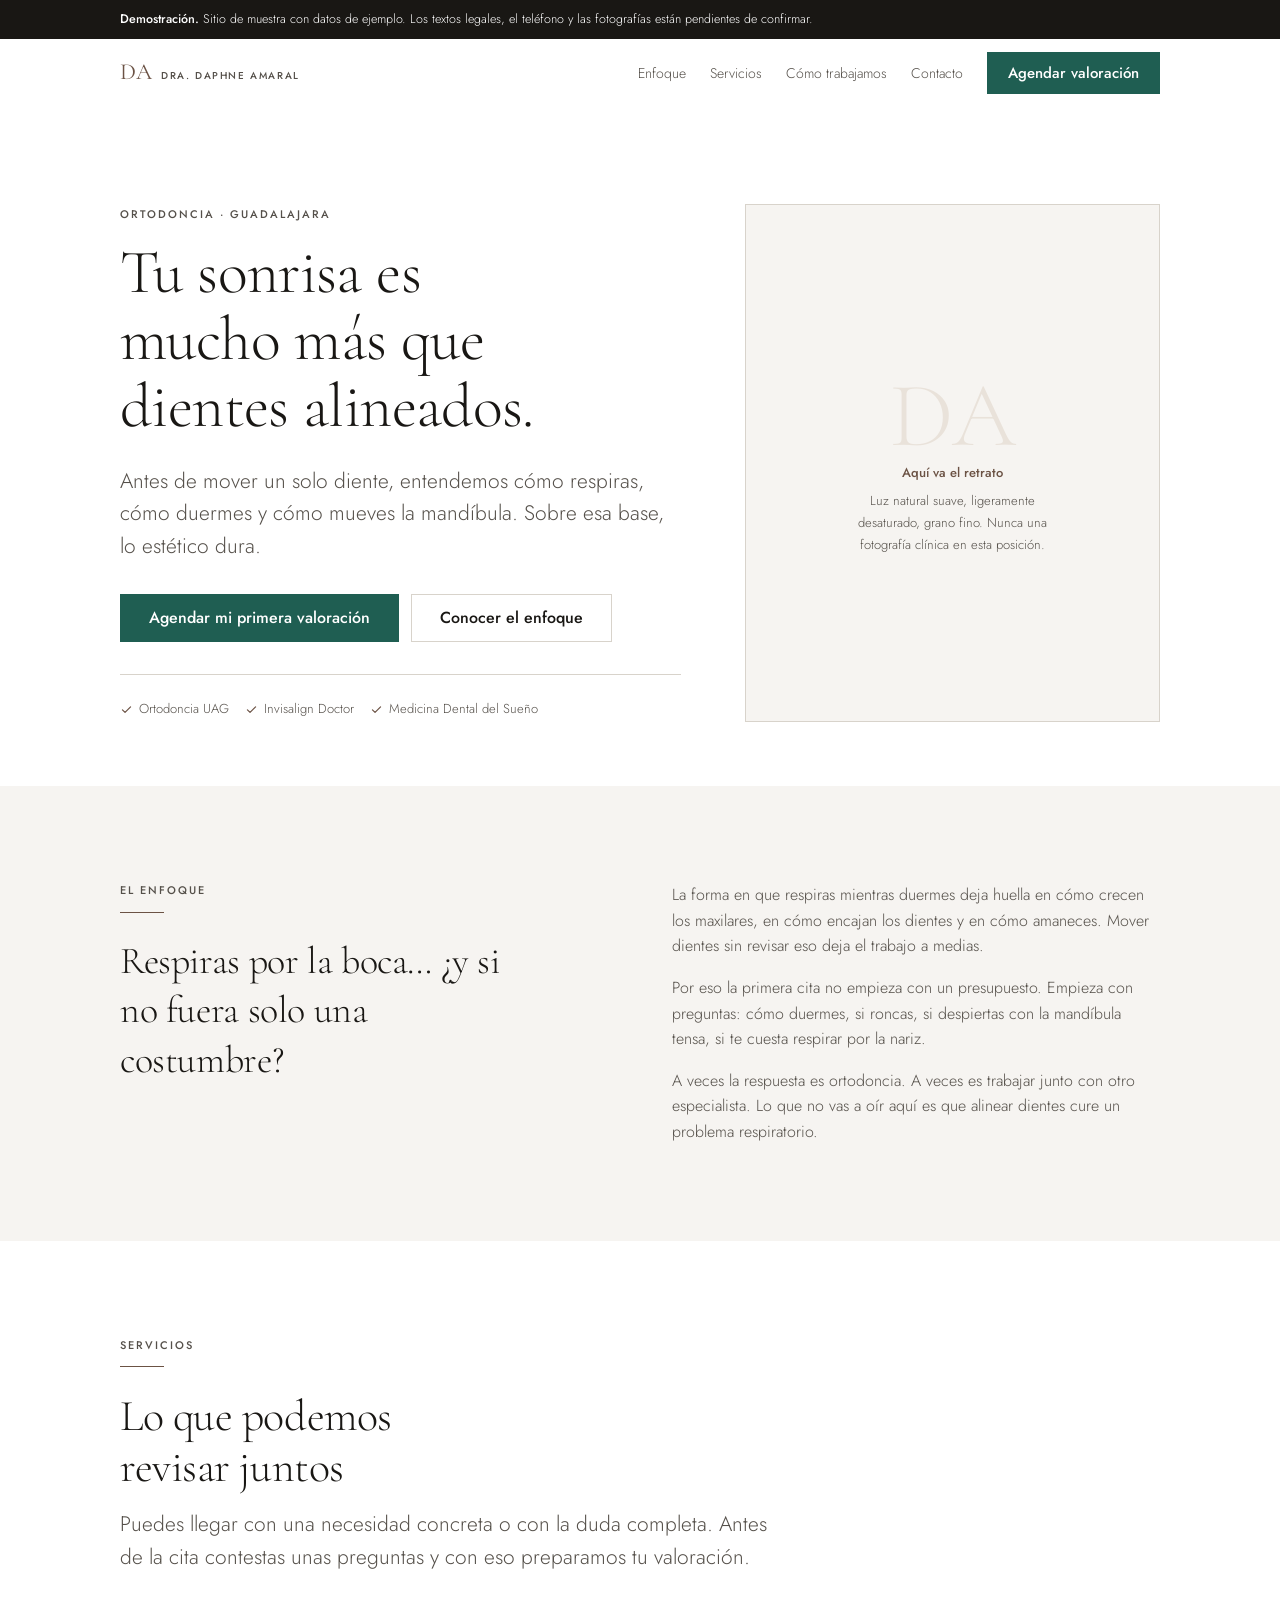
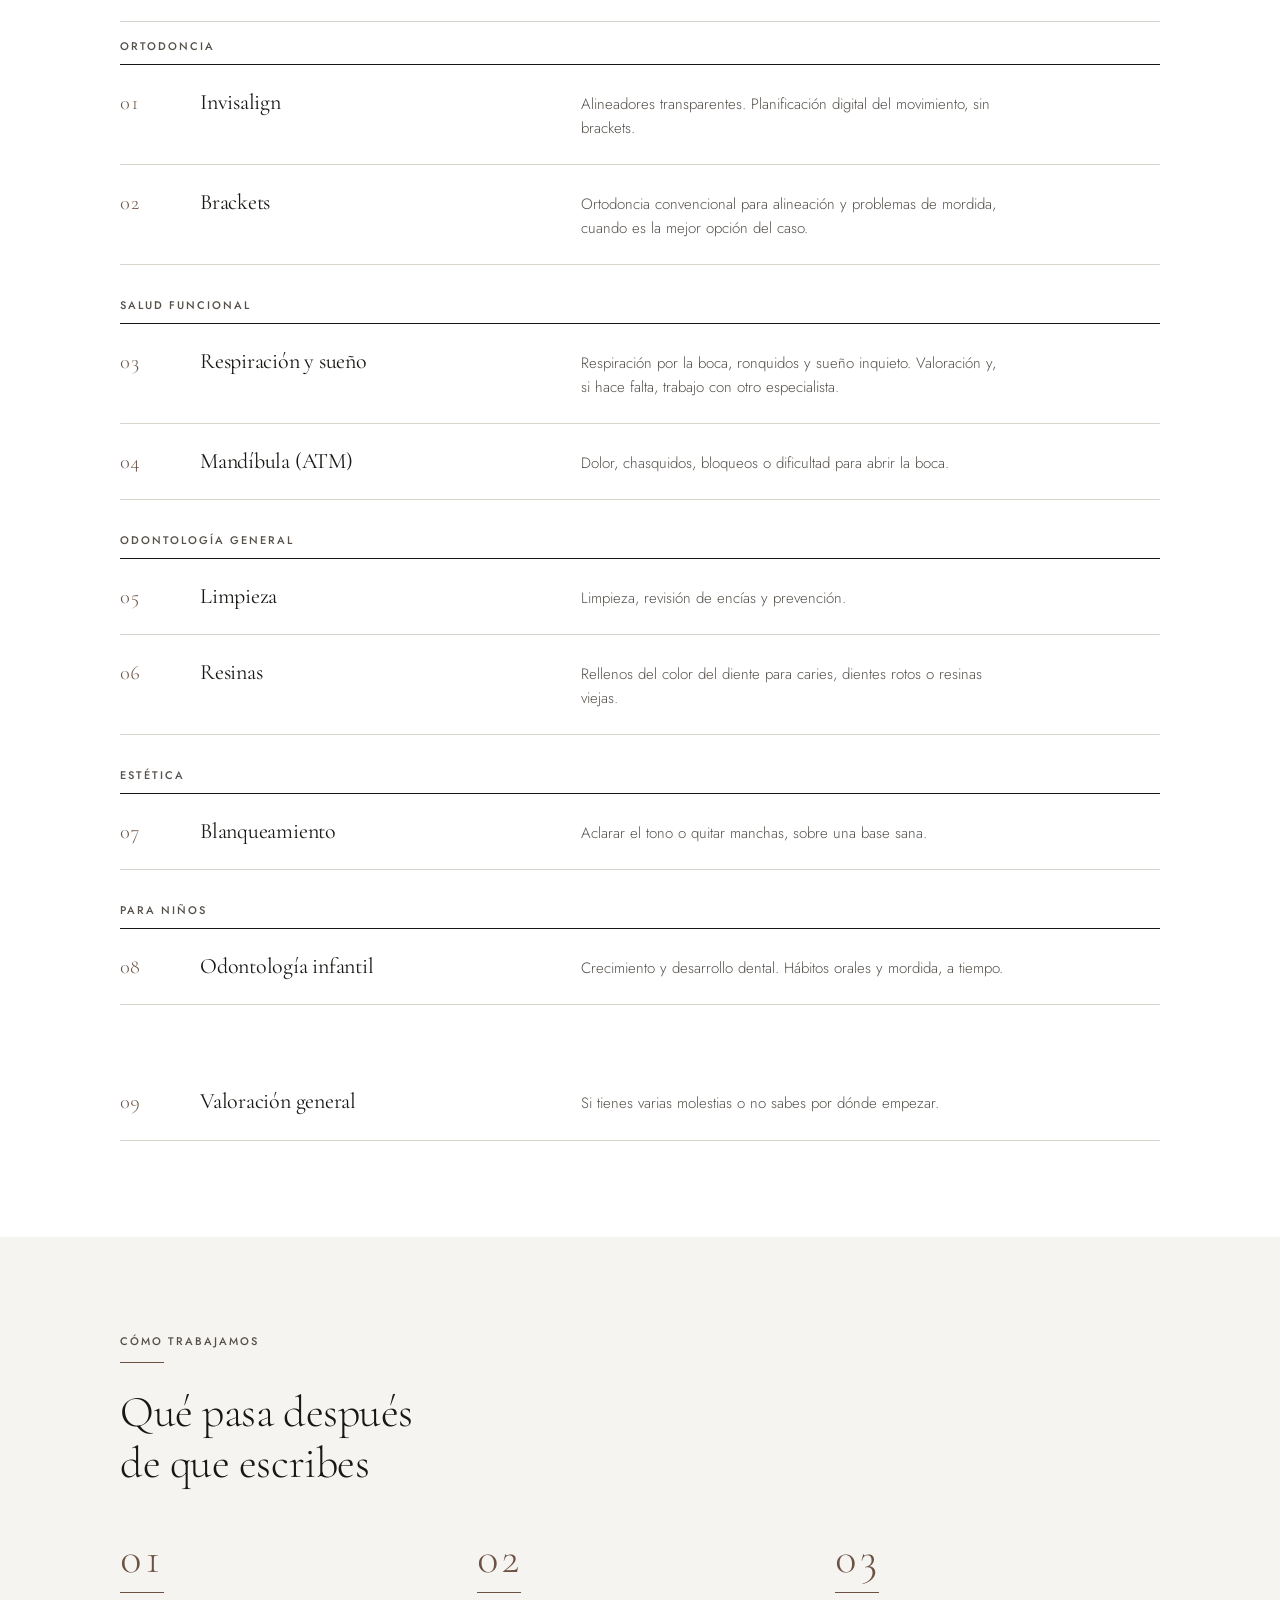
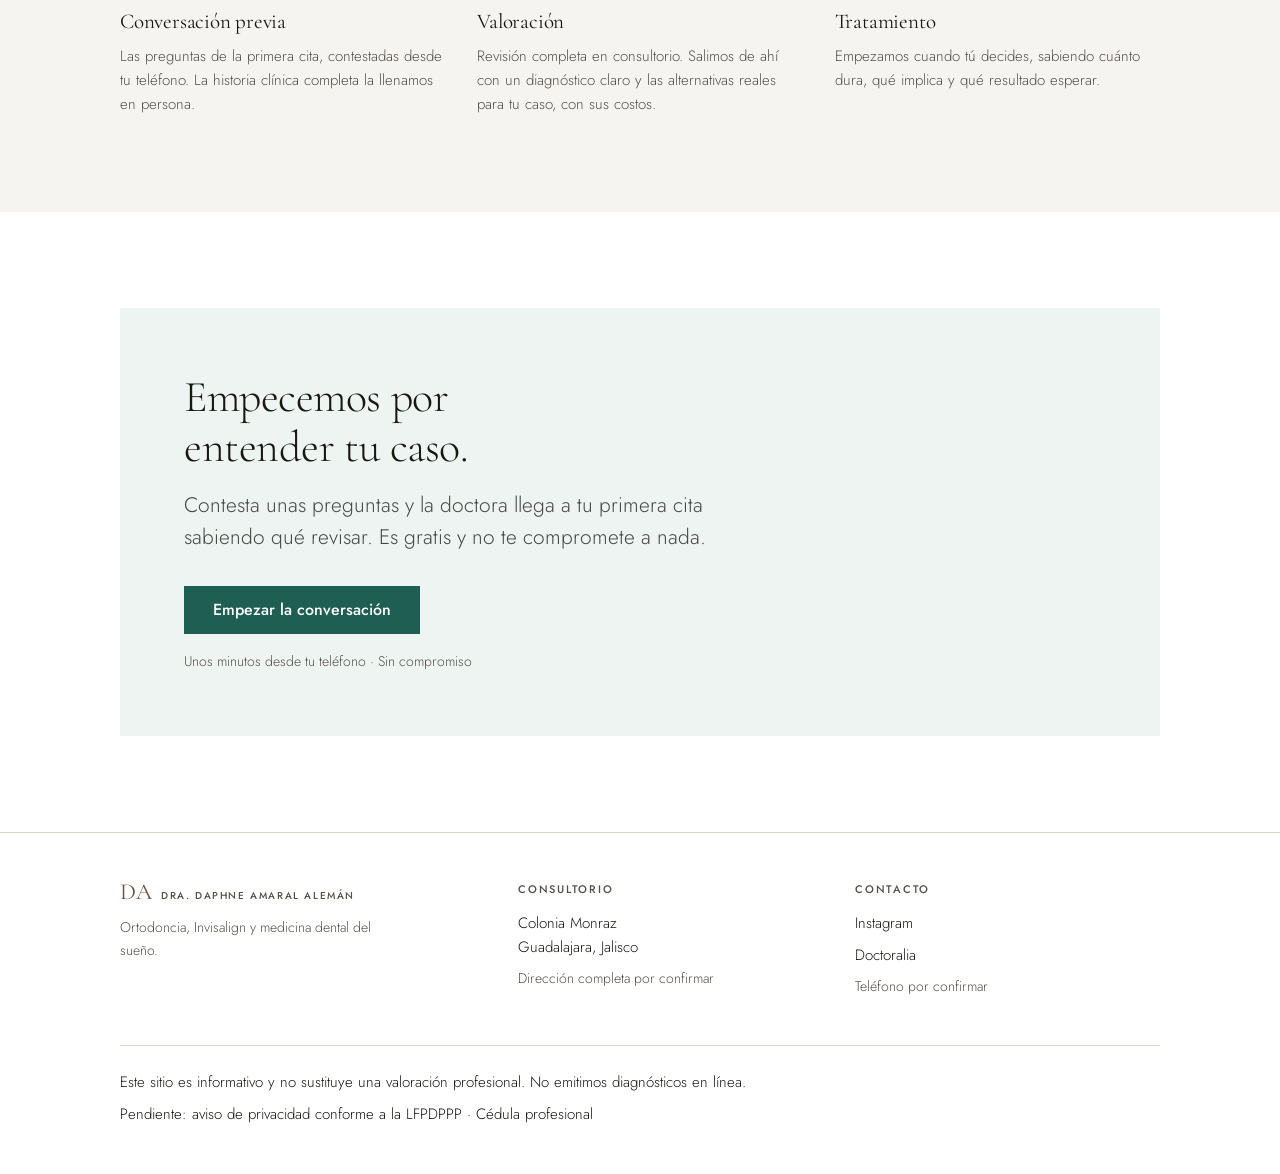
<file: index.html>
<!DOCTYPE html>
<html lang="es">
<head>
<meta charset="UTF-8">
<meta name="viewport" content="width=device-width, initial-scale=1, viewport-fit=cover">
<title>Dra. Daphne Amaral Alemán — Ortodoncia y medicina dental del sueño en Guadalajara</title>
<meta name="description" content="Ortodoncia, Invisalign y medicina dental del sueño en Guadalajara, colonia Monraz. Tu sonrisa es mucho más que dientes alineados.">

<meta property="og:title" content="Dra. Daphne Amaral Alemán — Ortodoncia">
<meta property="og:description" content="Ortodoncia, Invisalign y medicina dental del sueño en Guadalajara. Tu sonrisa es mucho más que dientes alineados.">
<meta property="og:type" content="website">
<meta property="og:locale" content="es_MX">

<link rel="preconnect" href="https://fonts.googleapis.com">
<link rel="preconnect" href="https://fonts.gstatic.com" crossorigin>
<link rel="stylesheet" href="https://fonts.googleapis.com/css2?family=Cormorant+Garamond:wght@300;400&family=Jost:wght@300;400;500&display=swap">
<link rel="stylesheet" href="assets/marca.css">

<style>
/* ============================================================
   Landing — Dra. Daphne Amaral Alemán
   Composición: editorial a una columna, alineada a la izquierda,
   con el numeral y el hairline como ritmo entre secciones.
   ============================================================ */

/* ---------- Barra superior ---------- */
.nav {
  position: sticky;
  top: env(safe-area-inset-top, 0px);
  z-index: 20;
  background: var(--lino);
  background: color-mix(in srgb, var(--lino) 88%, transparent);
  backdrop-filter: blur(10px);
  border-bottom: 1px solid transparent;
  transition: border-color 240ms var(--ease);
}
.nav--scrolled { border-bottom-color: var(--line); }
body::before {
  content: "";
  position: fixed;
  inset: 0 0 auto;
  height: env(safe-area-inset-top, 0px);
  background: var(--lino);
  z-index: 21;
}
.nav-inner {
  display: flex;
  align-items: center;
  gap: var(--space-6);
  min-height: 68px;
}
.marca { display: flex; align-items: baseline; gap: 9px; text-decoration: none; }
.marca .mono { font-size: 23px; }
.marca-txt {
  font-size: 10px;
  font-weight: 500;
  letter-spacing: 0.16em;
  text-transform: uppercase;
  color: var(--muted);
}
.nav-links { display: none; gap: var(--space-6); margin-left: auto; }
@media (min-width: 880px) { .nav-links { display: flex; } }
.nav-links a {
  font-size: 14px;
  color: var(--muted);
  text-decoration: none;
  transition: color 180ms var(--ease);
}
.nav-links a:hover { color: var(--tinta); }
.nav .btn { margin-left: auto; padding: 0 20px; min-height: 42px; font-size: 15px; }
@media (min-width: 880px) { .nav .btn { margin-left: 0; } }

/* ---------- Hero ---------- */
.hero { padding-block: var(--space-16) var(--space-12); }
@media (min-width: 768px) { .hero { padding-block: var(--space-24) var(--space-16); } }
.hero-grid { display: grid; gap: var(--space-12); }
@media (min-width: 900px) {
  .hero-grid { grid-template-columns: 1.15fr .85fr; gap: var(--space-16); align-items: center; }
}
.hero h1 { margin-top: var(--space-4); }
.hero .lead { margin-top: var(--space-6); max-width: 46ch; }
.hero-acciones {
  display: flex;
  flex-wrap: wrap;
  gap: var(--space-3);
  margin-top: var(--space-8);
}
.credenciales {
  display: flex;
  flex-wrap: wrap;
  gap: var(--space-2) var(--space-4);
  margin-top: var(--space-8);
  padding-top: var(--space-6);
  border-top: 1px solid var(--line);
  font-size: 13px;
  color: var(--muted);
}
.credenciales span { display: flex; align-items: center; gap: 6px; }
.credenciales svg { color: var(--marron); flex: none; }

/* Marco de retrato: hoy es un placeholder tipográfico. */
.retrato {
  position: relative;
  aspect-ratio: 4 / 5;
  border-radius: var(--radius-md);
  background: var(--lino-alt);
  overflow: hidden;
  display: grid;
  place-items: center;
  max-width: 420px;
  width: 100%;
  justify-self: center;
}
.retrato::after {
  content: "";
  position: absolute;
  inset: 0;
  border: 1px solid var(--line);
  border-radius: inherit;
  pointer-events: none;
}
.retrato-nota {
  text-align: center;
  padding: var(--space-6);
  font-size: 13px;
  line-height: 1.7;
  color: var(--muted);
  max-width: 30ch;
}
.retrato-nota strong { display: block; color: var(--marron); font-weight: 500; margin-bottom: 6px; }
.retrato .mono-grande {
  font-family: var(--font-display);
  font-size: 92px;
  font-weight: 300;
  line-height: 1;
  color: var(--marron-soft);
  margin-bottom: var(--space-4);
}

/* ---------- Encabezado de sección ---------- */
.sec-cabeza { margin-bottom: var(--space-12); }
.sec-cabeza .regla { margin: var(--space-3) 0 var(--space-6); }
.sec-cabeza h2 { max-width: 20ch; }
.sec-cabeza .lead { margin-top: var(--space-4); max-width: 54ch; }

/* ---------- Enfoque (el diferenciador) ---------- */
.enfoque { background: var(--lino-alt); }
.enfoque-cita {
  font-family: var(--font-display);
  font-size: clamp(27px, 4vw, 38px);
  font-weight: 300;
  line-height: 1.3;
  letter-spacing: -0.01em;
  max-width: 22ch;
}
.enfoque-grid { display: grid; gap: var(--space-12); }
@media (min-width: 860px) {
  .enfoque-grid { grid-template-columns: 1fr 1fr; gap: var(--space-16); align-items: start; }
}
.enfoque-texto { display: grid; gap: var(--space-4); }
.enfoque-texto p { color: var(--muted); max-width: 54ch; }

/* ---------- Servicios ---------- */
.servicios-lista {
  display: grid;
  gap: 0;
  border-top: 1px solid var(--line);
}
.servicios-grupo {
  font-size: 11px;
  font-weight: 500;
  letter-spacing: 0.18em;
  text-transform: uppercase;
  color: var(--muted);
  padding-top: var(--space-8);
  padding-bottom: var(--space-2);
  border-bottom: 1px solid var(--tinta);
  margin: 0;
}
.servicios-grupo:first-child { padding-top: var(--space-4); }
/* Cada fila es un enlace a la entrevista con el servicio marcado. */
.servicio {
  display: grid;
  gap: var(--space-2);
  padding-block: var(--space-6);
  border-bottom: 1px solid var(--line);
  color: inherit;
  text-decoration: none;
  transition: padding-left 300ms var(--ease), background-color 200ms var(--ease);
}
@media (min-width: 760px) {
  .servicio {
    grid-template-columns: 56px 1fr 1.2fr auto;
    gap: var(--space-6);
    align-items: baseline;
    padding-block: var(--space-6);
  }
}
@media (hover: hover) {
  .servicio:hover { padding-left: var(--space-3); background: var(--lino-alt); }
}
.servicio-num {
  font-family: var(--font-display);
  font-size: 20px;
  font-weight: 300;
  color: var(--marron);
  font-variant-numeric: tabular-nums;
  line-height: 1;
}
.servicio h3 { font-size: 22px; font-weight: 400; }
.servicio p { color: var(--muted); font-size: 15px; max-width: 50ch; }
.servicio-ir {
  font-size: 14px;
  font-weight: 500;
  color: var(--agua);
  white-space: nowrap;
}
@media (hover: hover) and (min-width: 760px) {
  .servicio-ir { opacity: 0; transition: opacity 240ms var(--ease); }
  .servicio:hover .servicio-ir, .servicio:focus-visible .servicio-ir { opacity: 1; }
}

/* ---------- Proceso ---------- */
.pasos { display: grid; gap: var(--space-12); }
@media (min-width: 820px) { .pasos { grid-template-columns: repeat(3, 1fr); gap: var(--space-8); } }
.paso .numeral {
  font-family: var(--font-display);
  font-size: 44px;
  font-weight: 300;
  line-height: 1;
  color: var(--marron);
  font-variant-numeric: tabular-nums;
}
.paso .regla { margin: var(--space-3) 0 var(--space-4); }
.paso h3 { font-size: 21px; font-weight: 400; margin-bottom: var(--space-2); }
.paso p { color: var(--muted); font-size: 15px; }

/* ---------- Llamado final ---------- */
.cierre { text-align: left; }
.cierre-caja {
  background: var(--agua-soft);
  border-radius: var(--radius-md);
  padding: var(--space-12) var(--space-8);
}
@media (min-width: 768px) { .cierre-caja { padding: var(--space-16); } }
.cierre-caja h2 { max-width: 18ch; }
.cierre-caja .lead { margin-top: var(--space-4); max-width: 48ch; color: var(--tinta); opacity: .78; }
.cierre-caja .btn { margin-top: var(--space-8); }
.cierre-nota { font-size: 14px; color: var(--muted); margin-top: var(--space-4); }

/* ---------- Pie ---------- */
.pie { border-top: 1px solid var(--line); padding-block: var(--space-12); }
.pie-grid { display: grid; gap: var(--space-8); }
@media (min-width: 760px) { .pie-grid { grid-template-columns: 1.2fr 1fr 1fr; } }
.pie h4 {
  font-size: 11px;
  font-weight: 500;
  letter-spacing: 0.16em;
  text-transform: uppercase;
  color: var(--muted);
  margin: 0 0 var(--space-3);
}
.pie p, .pie a { font-size: 15px; color: var(--tinta); text-decoration: none; }
.pie a:hover { color: var(--marron); }
.pie-datos { display: grid; gap: var(--space-2); }
.pie-legal {
  margin-top: var(--space-12);
  padding-top: var(--space-6);
  border-top: 1px solid var(--line);
  font-size: 13px;
  color: var(--muted);
  display: grid;
  gap: var(--space-2);
}

/* ---------- Aviso de demo ---------- */
/* Misma banda negra que la entrevista. */
.demo {
  background: #191714;
  color: #fff;
  font-size: 12.5px;
  line-height: 1.5;
  padding-block: 10px;
}
.demo strong { font-weight: 500; }
</style>
</head>
<body>

<div class="demo">
  <div class="contenedor">
    <strong>Demostración.</strong> Sitio de muestra con datos de ejemplo. Los
    textos legales, el teléfono y las fotografías están pendientes de confirmar.
  </div>
</div>

<nav class="nav" id="nav">
  <div class="contenedor nav-inner">
    <a class="marca" href="#inicio">
      <span class="mono" aria-hidden="true">DA</span>
      <span class="marca-txt">Dra. Daphne Amaral</span>
    </a>
    <div class="nav-links">
      <a href="#enfoque">Enfoque</a>
      <a href="#servicios">Servicios</a>
      <a href="#proceso">Cómo trabajamos</a>
      <a href="#contacto">Contacto</a>
    </div>
    <a class="btn btn--primario" href="entrevista.html">Agendar valoración</a>
  </div>
</nav>

<main id="inicio">

  <!-- ---------- Hero ---------- -->
  <section class="hero">
    <div class="contenedor hero-grid">
      <div>
        <p class="eyebrow">Ortodoncia · Guadalajara</p>
        <h1>Tu sonrisa es mucho más que dientes alineados.</h1>
        <p class="lead">
          Antes de mover un solo diente, entendemos cómo respiras, cómo duermes
          y cómo mueves la mandíbula. Sobre esa base, lo estético dura.
        </p>
        <div class="hero-acciones">
          <a class="btn btn--primario" href="entrevista.html">Agendar mi primera valoración</a>
          <a class="btn btn--secundario" href="#enfoque">Conocer el enfoque</a>
        </div>
        <div class="credenciales">
          <span>
            <svg width="13" height="13" viewBox="0 0 16 16" fill="none" aria-hidden="true">
              <path d="M3 8.4 6.2 11.6 13 4.8" stroke="currentColor" stroke-width="1.5" stroke-linecap="round" stroke-linejoin="round"/>
            </svg>
            Ortodoncia UAG
          </span>
          <span>
            <svg width="13" height="13" viewBox="0 0 16 16" fill="none" aria-hidden="true">
              <path d="M3 8.4 6.2 11.6 13 4.8" stroke="currentColor" stroke-width="1.5" stroke-linecap="round" stroke-linejoin="round"/>
            </svg>
            Invisalign Doctor
          </span>
          <span>
            <svg width="13" height="13" viewBox="0 0 16 16" fill="none" aria-hidden="true">
              <path d="M3 8.4 6.2 11.6 13 4.8" stroke="currentColor" stroke-width="1.5" stroke-linecap="round" stroke-linejoin="round"/>
            </svg>
            Medicina Dental del Sueño
          </span>
        </div>
      </div>

      <div class="retrato revela">
        <div class="retrato-nota">
          <span class="mono-grande" aria-hidden="true">DA</span>
          <strong>Aquí va el retrato</strong>
          Luz natural suave, ligeramente desaturado, grano fino. Nunca una
          fotografía clínica en esta posición.
        </div>
      </div>
    </div>
  </section>

  <!-- ---------- Enfoque ---------- -->
  <section class="seccion enfoque" id="enfoque">
    <div class="contenedor">
      <div class="enfoque-grid">
        <div class="revela">
          <p class="eyebrow">El enfoque</p>
          <hr class="regla" style="margin:var(--space-3) 0 var(--space-6)">
          <p class="enfoque-cita">
            Respiras por la boca… ¿y si no fuera solo una costumbre?
          </p>
        </div>
        <div class="enfoque-texto revela">
          <p>
            La forma en que respiras mientras duermes deja huella en cómo crecen
            los maxilares, en cómo encajan los dientes y en cómo amaneces.
            Mover dientes sin revisar eso deja el trabajo a medias.
          </p>
          <p>
            Por eso la primera cita no empieza con un presupuesto. Empieza con
            preguntas: cómo duermes, si roncas, si despiertas con la mandíbula
            tensa, si te cuesta respirar por la nariz.
          </p>
          <p>
            A veces la respuesta es ortodoncia. A veces es trabajar junto con
            otro especialista. Lo que no vas a oír aquí es que alinear dientes
            cure un problema respiratorio.
          </p>
        </div>
      </div>
    </div>
  </section>

  <!-- ---------- Servicios ---------- -->
  <section class="seccion" id="servicios">
    <div class="contenedor">
      <div class="sec-cabeza revela">
        <p class="eyebrow">Servicios</p>
        <hr class="regla">
        <h2>Lo que podemos revisar juntos</h2>
        <p class="lead">
          Puedes llegar con una necesidad concreta o con la duda completa. Antes
          de la cita contestas unas preguntas y con eso preparamos tu valoración.
        </p>
      </div>

      <!-- Las filas salen de assets/servicios.js, el mismo catálogo de la entrevista. -->
      <div class="servicios-lista" id="servicios-lista">
        <noscript><p><a href="entrevista.html">Ver servicios y agendar</a></p></noscript>
      </div>
      <script src="assets/servicios.js"></script>
      <script>
        // Cada fila lleva a la entrevista con ese servicio ya marcado.
        (function () {
          var C = window.CATALOGO_DA, n = 0, html = '';
          var esc = function (t) {
            return String(t).replace(/[&<>"]/g, function (c) {
              return { '&': '&amp;', '<': '&lt;', '>': '&gt;', '"': '&quot;' }[c];
            });
          };
          C.grupos.forEach(function (g) {
            html += '<p class="servicios-grupo revela">' + esc(g.nombre) + '</p>';
            g.servicios.forEach(function (id) {
              var s = C.servicios[id];
              n++;
              html += '<a class="servicio revela" href="entrevista.html?s=' + id + '">' +
                '<span class="servicio-num" aria-hidden="true">' + String(n).padStart(2, '0') + '</span>' +
                '<h3>' + esc(s.nombre) + '</h3>' +
                '<p>' + esc(s.detalle) + '</p>' +
                '<span class="servicio-ir">Empezar por aquí <span aria-hidden="true">→</span></span>' +
                '</a>';
            });
          });
          document.getElementById('servicios-lista').innerHTML = html;
        })();
      </script>
    </div>
  </section>

  <!-- ---------- Proceso ---------- -->
  <section class="seccion" id="proceso" style="background: var(--lino-alt)">
    <div class="contenedor">
      <div class="sec-cabeza revela">
        <p class="eyebrow">Cómo trabajamos</p>
        <hr class="regla">
        <h2>Qué pasa después de que escribes</h2>
      </div>
      <div class="pasos">
        <div class="paso revela">
          <p class="numeral" aria-hidden="true">01</p>
          <hr class="regla">
          <h3>Conversación previa</h3>
          <p>
            Las preguntas de la primera cita, contestadas desde tu teléfono.
            La historia clínica completa la llenamos en persona.
          </p>
        </div>
        <div class="paso revela">
          <p class="numeral" aria-hidden="true">02</p>
          <hr class="regla">
          <h3>Valoración</h3>
          <p>
            Revisión completa en consultorio. Salimos de ahí con un diagnóstico
            claro y las alternativas reales para tu caso, con sus costos.
          </p>
        </div>
        <div class="paso revela">
          <p class="numeral" aria-hidden="true">03</p>
          <hr class="regla">
          <h3>Tratamiento</h3>
          <p>
            Empezamos cuando tú decides, sabiendo cuánto dura, qué implica y
            qué resultado esperar.
          </p>
        </div>
      </div>
    </div>
  </section>

  <!-- ---------- Cierre ---------- -->
  <section class="seccion cierre" id="contacto">
    <div class="contenedor">
      <div class="cierre-caja revela">
        <h2>Empecemos por entender tu caso.</h2>
        <p class="lead">
          Contesta unas preguntas y la doctora llega a tu primera cita sabiendo
          qué revisar. Es gratis y no te compromete a nada.
        </p>
        <a class="btn btn--primario" href="entrevista.html">Empezar la conversación</a>
        <p class="cierre-nota">Unos minutos desde tu teléfono · Sin compromiso</p>
      </div>
    </div>
  </section>

</main>

<footer class="pie">
  <div class="contenedor">
    <div class="pie-grid">
      <div>
        <a class="marca" href="#inicio" style="margin-bottom: var(--space-3)">
          <span class="mono" aria-hidden="true">DA</span>
          <span class="marca-txt">Dra. Daphne Amaral Alemán</span>
        </a>
        <p style="color: var(--muted); font-size: 14px; max-width: 32ch">
          Ortodoncia, Invisalign y medicina dental del sueño.
        </p>
      </div>
      <div>
        <h4>Consultorio</h4>
        <div class="pie-datos">
          <p>Colonia Monraz<br>Guadalajara, Jalisco</p>
          <p style="color: var(--muted); font-size: 14px">Dirección completa por confirmar</p>
        </div>
      </div>
      <div>
        <h4>Contacto</h4>
        <div class="pie-datos">
          <a href="https://www.instagram.com/dra_daphneamaral/" target="_blank" rel="noopener noreferrer">Instagram</a>
          <a href="https://www.doctoralia.com.mx/z/DCQc1K" target="_blank" rel="noopener noreferrer">Doctoralia</a>
          <p style="color: var(--muted); font-size: 14px">Teléfono por confirmar</p>
        </div>
      </div>
    </div>
    <div class="pie-legal">
      <p>Este sitio es informativo y no sustituye una valoración profesional. No emitimos diagnósticos en línea.</p>
      <p>Pendiente: aviso de privacidad conforme a la LFPDPPP · Cédula profesional</p>
    </div>
  </div>
</footer>

<script>
// Solo con JS activo se ocultan las secciones para revelarlas al entrar.
document.documentElement.classList.add('js');

(function () {
  var nav = document.getElementById('nav');
  var reveals = document.querySelectorAll('.revela');

  // Hairline de la barra solo cuando ya se bajó.
  var marcarNav = function () {
    nav.classList.toggle('nav--scrolled', window.scrollY > 8);
  };
  marcarNav();
  addEventListener('scroll', marcarNav, { passive: true });

  // Sin IntersectionObserver, todo queda visible.
  if (!('IntersectionObserver' in window)) {
    reveals.forEach(function (el) { el.classList.add('visible'); });
    return;
  }
  var obs = new IntersectionObserver(function (entradas) {
    entradas.forEach(function (e) {
      if (!e.isIntersecting) return;
      e.target.classList.add('visible');
      obs.unobserve(e.target);
    });
  }, { rootMargin: '0px 0px -12% 0px', threshold: 0.08 });

  reveals.forEach(function (el, i) {
    el.style.transitionDelay = (i % 3) * 70 + 'ms';
    obs.observe(el);
  });
})();
</script>

</body>
</html>
</file>
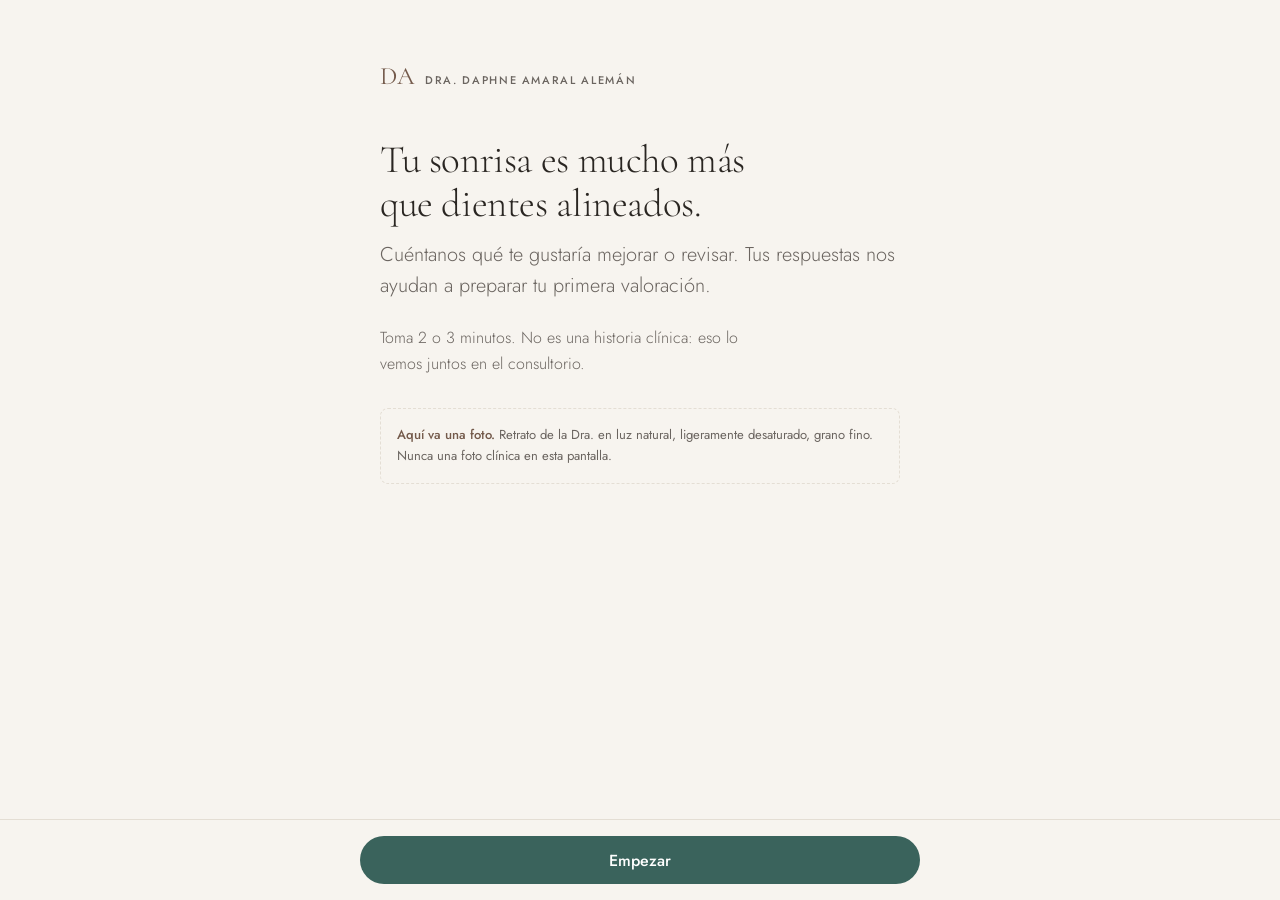
<file: cuestionario.html>
<!DOCTYPE html>
<html lang="es">
<head>
<meta charset="UTF-8">
<meta name="viewport" content="width=device-width, initial-scale=1, viewport-fit=cover">
<title>Primera valoración — Dra. Daphne Amaral Alemán</title>
<meta name="description" content="Cuestionario previo a tu primera valoración. Toma 2 o 3 minutos.">
<meta name="robots" content="noindex">
<link rel="preconnect" href="https://fonts.googleapis.com">
<link rel="preconnect" href="https://fonts.gstatic.com" crossorigin>
<link rel="stylesheet" href="https://fonts.googleapis.com/css2?family=Cormorant+Garamond:wght@300;400&family=Jost:wght@300;400;500&display=swap">

<style>
/* ============================================================
   Dra. Daphne Amaral — Formulario de precalificación
   Layout: una columna, 560px, numeral + hairline + pregunta.
   Tokens: design system TSPU2e5nJp3SzqjQ4A5G47
   ============================================================ */
:root {
  --lino: #f7f4ef;
  --lino-alt: #efeae2;
  --tinta: #2a2622;
  --muted: #6b6560;
  --line: #e4ded4;
  --marron: #73594a;
  --agua: #3a635c;
  --agua-soft: #dce8e6;
  --sobre-agua: #ffffff;
  --exito: #3c6649;
  --error: #a14034;
  --error-soft: #f4e4e1;
  --foco: #3a635c;

  --font-display: "Cormorant Garamond", "Iowan Old Style", Georgia, serif;
  --font-sans: "Jost", "Avenir Next", "Segoe UI", system-ui, sans-serif;

  --space-1: 4px;  --space-2: 8px;  --space-3: 12px; --space-4: 16px;
  --space-6: 24px; --space-8: 32px; --space-12: 48px; --space-16: 64px;
  --radius-md: 8px;
  --radius-pill: 999px;
  --ease: cubic-bezier(.4, 0, .2, 1);
}
@media (prefers-color-scheme: dark) {
  :root:not([data-theme="light"]) {
    --lino: #1c1a17;      --lino-alt: #262320;
    --tinta: #f2ede4;     --muted: #a69e94;
    --line: #3a352f;      --marron: #c9a98f;
    --agua: #7fb5ab;      --agua-soft: #2b3b38;
    --sobre-agua: #1c1a17;
    --exito: #7fb58e;     --error: #e08a7c;  --error-soft: #3a2320;
    --foco: #7fb5ab;
    color-scheme: dark;
  }
}
:root[data-theme="dark"] {
  --lino: #1c1a17;      --lino-alt: #262320;
  --tinta: #f2ede4;     --muted: #a69e94;
  --line: #3a352f;      --marron: #c9a98f;
  --agua: #7fb5ab;      --agua-soft: #2b3b38;
  --sobre-agua: #1c1a17;
  --exito: #7fb58e;     --error: #e08a7c;  --error-soft: #3a2320;
  --foco: #7fb5ab;
  color-scheme: dark;
}

*, *::before, *::after { box-sizing: border-box; }
body {
  margin: 0;
  background: var(--lino);
  color: var(--tinta);
  font-family: var(--font-sans);
  font-size: 16px;
  line-height: 1.6;
  -webkit-font-smoothing: antialiased;
}
:focus-visible { outline: 2px solid var(--foco); outline-offset: 2px; border-radius: 2px; }

/* ---------- Estructura ---------- */
.marco {
  max-width: 560px;
  margin: 0 auto;
  padding-left: max(20px, env(safe-area-inset-left, 0px));
  padding-right: max(20px, env(safe-area-inset-right, 0px));
  padding-block: var(--space-12) 140px;
  min-height: 100%;
}
@media (min-width: 720px) { .marco { padding-block: var(--space-16) 160px; } }

.lockup {
  display: inline-flex; align-items: baseline; gap: 10px;
  margin-bottom: var(--space-12);
  text-decoration: none;
}
.mono {
  font-family: var(--font-display);
  font-size: 25px; font-weight: 400; line-height: 1;
  color: var(--marron);
}
.lockup-txt {
  font-size: 11px; font-weight: 500; letter-spacing: .15em;
  text-transform: uppercase; color: var(--muted);
}

/* ---------- Paso numerado (movimiento firma) ---------- */
.numeral {
  font-family: var(--font-display);
  font-size: 49px; font-weight: 300; line-height: 1;
  color: var(--marron); margin: 0;
  font-variant-numeric: tabular-nums;
}
.regla { width: 44px; height: 1px; background: var(--marron); border: 0; margin: var(--space-3) 0 var(--space-6); }
h1, h2 {
  font-family: var(--font-display);
  font-weight: 300; letter-spacing: -.01em;
  margin: 0; text-wrap: balance;
}
h1 { font-size: 39px; line-height: 1.15; }
h2 { font-size: 31px; line-height: 1.2; }
.sub {
  font-size: 16px; font-weight: 300; color: var(--muted);
  margin: var(--space-3) 0 0; max-width: 44ch;
}
.sub-lg { font-size: 20px; font-weight: 300; line-height: 1.55; }

/* ---------- Progreso ---------- */
.progreso { display: flex; gap: 6px; margin-bottom: var(--space-8); }
.punto { width: 24px; height: 2px; background: var(--line); border-radius: 1px; transition: background-color 240ms var(--ease); }
.punto--hecho { background: var(--marron); }
.punto--actual { background: var(--agua); }

/* ---------- Chips ---------- */
.pista { font-size: 14px; color: var(--muted); margin: var(--space-6) 0 0; }
.pista + .opciones { margin-top: var(--space-3); }
.opciones { display: flex; flex-wrap: wrap; gap: var(--space-2); margin-top: var(--space-8); }
.opciones--col { flex-direction: column; }

.chip, .chip-servicio {
  font-family: inherit; color: var(--tinta);
  background: transparent; border: 1px solid var(--line);
  cursor: pointer; text-align: left;
  transition: border-color 220ms var(--ease), background-color 220ms var(--ease);
}
.chip {
  font-size: 16px; border-radius: var(--radius-pill);
  padding: 11px var(--space-4); min-height: 44px;
}
.chip-servicio {
  display: block; width: 100%;
  border-radius: var(--radius-md);
  padding: var(--space-3) var(--space-4);
}
.chip-servicio .nombre { font-size: 16px; font-weight: 500; display: block; }
.chip-servicio .desc { font-size: 14px; color: var(--muted); display: block; margin-top: 2px; line-height: 1.5; }
.chip[aria-pressed="true"], .chip-servicio[aria-pressed="true"] {
  border-color: var(--agua); background: var(--agua-soft);
}
.chip[aria-pressed="true"] { font-weight: 500; }
@media (hover: hover) {
  .chip:hover, .chip-servicio:hover { border-color: var(--marron); }
}

/* ---------- Campos ---------- */
.campo { margin-bottom: var(--space-6); }
label { display: block; font-size: 16px; font-weight: 500; margin-bottom: var(--space-1); }
.req { color: var(--marron); }
input, textarea {
  display: block; width: 100%;
  padding: 13px var(--space-4);
  font-family: inherit; font-size: 16px; color: var(--tinta);
  background: transparent;
  border: 1px solid var(--line); border-radius: var(--radius-md);
  transition: border-color 200ms var(--ease);
}
input { min-height: 48px; }
textarea { resize: vertical; min-height: 92px; line-height: 1.6; }
input::placeholder, textarea::placeholder { color: var(--muted); opacity: 1; }
input[aria-invalid="true"] { border-color: var(--error); }
.helper { font-size: 14px; color: var(--muted); margin: var(--space-1) 0 0; }
.error-msg {
  display: flex; align-items: flex-start; gap: 6px;
  font-size: 14px; color: var(--error); margin: var(--space-1) 0 0;
}
.error-msg svg { flex: none; margin-top: 3px; }

/* ---------- Avisos ---------- */
.aviso {
  display: flex; gap: var(--space-3);
  padding: var(--space-4); border-radius: var(--radius-md);
  margin-top: var(--space-6);
}
.aviso p { margin: 0; font-size: 15px; line-height: 1.55; }
.aviso svg { flex: none; margin-top: 2px; }
.aviso--urgencia { background: var(--error-soft); color: var(--error); }
.aviso--urgencia .cuerpo { color: var(--tinta); margin-top: 3px; }
.aviso--urgencia .t { font-weight: 500; }
.aviso--privacidad { border: 1px solid var(--line); color: var(--muted); }
.aviso--privacidad a { color: var(--marron); }

/* ---------- Barra de acción ---------- */
.barra {
  position: fixed; left: 0; right: 0; bottom: 0; z-index: 10;
  background: var(--lino);
  border-top: 1px solid var(--line);
  padding-left: max(20px, env(safe-area-inset-left, 0px));
  padding-right: max(20px, env(safe-area-inset-right, 0px));
  padding-top: var(--space-4);
  padding-bottom: calc(var(--space-4) + env(safe-area-inset-bottom, 0px));
}
.barra-inner {
  max-width: 560px; margin: 0 auto;
  display: flex; align-items: center; gap: var(--space-4);
}
.btn {
  font-family: inherit; font-size: 16px; font-weight: 500;
  min-height: 48px; padding: 0 28px;
  border-radius: var(--radius-pill); border: 1px solid transparent;
  cursor: pointer;
  transition: transform 160ms var(--ease), opacity 200ms var(--ease);
}
.btn:active:not([disabled]) { transform: scale(.975); }
.btn--primario { background: var(--agua); color: var(--sobre-agua); flex: 1; }
.btn--secundario { background: transparent; color: var(--tinta); border-color: var(--line); padding: 0 20px; }
.btn[disabled] { opacity: .45; cursor: not-allowed; }
.conteo { font-size: 14px; color: var(--muted); margin-left: auto; }

/* ---------- Transición entre pasos ---------- */
.pantalla { animation: entra 280ms var(--ease) both; }
@keyframes entra { from { opacity: 0; transform: translateY(10px); } to { opacity: 1; transform: none; } }

/* ---------- Resumen y gracias ---------- */
.resumen { margin-top: var(--space-8); border-top: 1px solid var(--line); }
.linea { display: flex; gap: var(--space-4); padding: var(--space-3) 0; border-bottom: 1px solid var(--line); }
.linea dt { font-size: 14px; color: var(--muted); flex: none; width: 128px; }
.linea dd { margin: 0; font-size: 15px; }
.marcado { color: var(--error); font-weight: 500; }
.marca-gracias {
  width: 56px; height: 56px; border-radius: 50%;
  background: var(--agua-soft); color: var(--agua);
  display: grid; place-items: center; margin-bottom: var(--space-6);
}
.placeholder {
  border: 1px dashed var(--line); border-radius: var(--radius-md);
  padding: var(--space-4); margin-top: var(--space-8);
  font-size: 13px; color: var(--muted); line-height: 1.6;
}
.placeholder strong { color: var(--marron); font-weight: 500; }

@media (prefers-reduced-motion: reduce) {
  *, *::before, *::after { animation-duration: .01ms !important; transition-duration: .01ms !important; }
}
</style>
</head>
<body>

<div class="marco">
  <a class="lockup" href="index.html" aria-label="Volver al inicio">
    <span class="mono" aria-hidden="true">DA</span>
    <span class="lockup-txt">Dra. Daphne Amaral Alemán</span>
  </a>
  <main id="app" aria-live="polite"></main>
</div>

<div class="barra" id="barra"></div>

<script>
// ---------------------------------------------------------------
// Datos: los 9 servicios del cuestionario, con su pregunta condicional.
// Un décimo servicio se agrega aquí y nada más cambia.
// ---------------------------------------------------------------
var SERVICIOS = [
  { id: 'limpieza', nombre: 'Limpieza y prevención', desc: 'Revisión, limpieza, salud de encías y mantenimiento.',
    pregunta: '¿Cuándo fue tu última limpieza dental?',
    opciones: ['Menos de 6 meses', '6–12 meses', 'Más de un año', 'No recuerdo'] },
  { id: 'resinas', nombre: 'Resinas y restauraciones', desc: 'Caries, dientes fracturados o restauraciones antiguas.',
    pregunta: '¿Qué te gustaría revisar?', varias: true,
    opciones: ['Posible caries', 'Diente fracturado', 'Resina deteriorada', 'Molestia o sensibilidad'],
    urgentes: ['Diente fracturado'] },
  { id: 'blanqueamiento', nombre: 'Blanqueamiento dental', desc: 'Mejorar el color de los dientes.',
    pregunta: '¿Qué te gustaría conseguir?', varias: true,
    opciones: ['Un tono más blanco', 'Eliminar manchas', 'Preparar mi sonrisa para un evento', 'Conocer opciones'] },
  { id: 'invisalign', nombre: 'Invisalign', desc: 'Tratamiento con alineadores transparentes.',
    pregunta: '¿Has utilizado ortodoncia anteriormente?',
    opciones: ['Nunca', 'Sí, brackets', 'Sí, alineadores', 'Actualmente en tratamiento'] },
  { id: 'ortodoncia', nombre: 'Ortodoncia convencional', desc: 'Brackets, alineación y problemas de mordida.',
    pregunta: '¿Qué te preocupa principalmente?', varias: true,
    opciones: ['Dientes desalineados', 'Mi mordida', 'Espacios entre dientes', 'Valoración completa'] },
  { id: 'infantil', nombre: 'Odontología y ortodoncia infantil', desc: 'Crecimiento, desarrollo dental y maloclusiones.',
    pregunta: '¿Qué has observado?', varias: true,
    opciones: ['Dientes encimados', 'Problemas al morder', 'Hábitos orales o respiración bucal', 'Revisar desarrollo'] },
  { id: 'sueno', nombre: 'Respiración y sueño', desc: 'Respiración oral, ronquidos y síntomas relacionados.',
    pregunta: '¿Qué síntomas has observado?', varias: true,
    opciones: ['Respiración por la boca', 'Ronquidos', 'Dificultad nasal', 'Sueño inquieto'] },
  { id: 'atm', nombre: 'ATM y dolor mandibular', desc: 'Dolor, ruidos, bloqueos o limitación de apertura.',
    pregunta: '¿Qué molestias presentas?', varias: true,
    opciones: ['Dolor mandibular', 'Ruidos o chasquidos', 'Dificultad para abrir', 'Bloqueo mandibular'],
    urgentes: ['Dificultad para abrir', 'Bloqueo mandibular'] },
  { id: 'integral', nombre: 'Valoración dental integral', desc: 'Revisión general o varias necesidades a la vez.',
    pregunta: '¿Cuál es el objetivo de tu visita?', varias: true,
    opciones: ['Revisión preventiva', 'Varias molestias', 'Mejorar mi sonrisa', 'Plan integral'] }
];

var PARA_QUIEN = ['Adulto', 'Adolescente', 'Niño o niña'];
var MEDIOS = ['WhatsApp', 'Llamada', 'Correo'];

// ---------------------------------------------------------------
// Estado
// ---------------------------------------------------------------
var estado = {
  paso: 0,            // 0 bienvenida · 1 quién · 2 servicios · 3..n condicionales · contacto · gracias
  paraQuien: '',
  nombre: '',
  elegidos: [],       // ids de servicio
  respuestas: {},     // id -> opción
  tel: '', correo: '', medio: '', comentario: '',
  errores: {}
};

function serviciosElegidos() {
  return SERVICIOS.filter(function (s) { return estado.elegidos.indexOf(s.id) !== -1; });
}
// Las respuestas se guardan siempre como arreglo, lleve el servicio
// una o varias opciones. Así el resto del código no se ramifica.
function resp(id) { return estado.respuestas[id] || []; }
function respondido(id) { return resp(id).length > 0; }

function hayUrgencia() {
  return serviciosElegidos().some(function (s) {
    return s.urgentes && s.urgentes.some(function (u) { return resp(s.id).indexOf(u) !== -1; });
  });
}
function urgentesDe(s) {
  return s.urgentes ? s.urgentes.filter(function (u) { return resp(s.id).indexOf(u) !== -1; }) : [];
}
// Pantallas: 0 bienvenida, 1 quién, 2 servicios, luego una por servicio, luego contacto, luego gracias
function totalPantallas() { return 3 + estado.elegidos.length + 2; }
function esc(s) { return String(s).replace(/[&<>"]/g, function (c) {
  return { '&': '&amp;', '<': '&lt;', '>': '&gt;', '"': '&quot;' }[c]; }); }

// ---------------------------------------------------------------
// Piezas
// ---------------------------------------------------------------
function progreso() {
  var total = totalPantallas() - 1;           // la de gracias no cuenta
  var actual = estado.paso;
  var p = '<div class="progreso" role="img" aria-label="Paso ' + (actual + 1) + ' de ' + total + '">';
  for (var i = 0; i < total; i++) {
    var cls = i < actual ? ' punto--hecho' : (i === actual ? ' punto--actual' : '');
    p += '<span class="punto' + cls + '"></span>';
  }
  return p + '</div>';
}
function cabecera(num, pregunta, sub) {
  return '<p class="numeral">' + String(num).padStart(2, '0') + '</p>' +
    '<hr class="regla">' +
    '<h2>' + esc(pregunta) + '</h2>' +
    (sub ? '<p class="sub">' + esc(sub) + '</p>' : '');
}
// `seleccion` admite un valor suelto o un arreglo: una sola rama de render
// para las preguntas de una respuesta y las de varias.
function chips(opciones, seleccion, accion) {
  var sel = Array.isArray(seleccion) ? seleccion : (seleccion ? [seleccion] : []);
  return '<div class="opciones">' + opciones.map(function (o) {
    return '<button type="button" class="chip" aria-pressed="' + (sel.indexOf(o) !== -1) +
      '" data-accion="' + accion + '" data-valor="' + esc(o) + '">' + esc(o) + '</button>';
  }).join('') + '</div>';
}
var ICONO_ALERTA = '<svg width="17" height="17" viewBox="0 0 16 16" fill="none" aria-hidden="true">' +
  '<path d="M8 1.8 1.4 13.4h13.2L8 1.8Z" stroke="currentColor" stroke-width="1.4" stroke-linejoin="round"/>' +
  '<path d="M8 6.4v3M8 11.4v.2" stroke="currentColor" stroke-width="1.4" stroke-linecap="round"/></svg>';
var ICONO_ERROR = '<svg width="14" height="14" viewBox="0 0 16 16" fill="none" aria-hidden="true">' +
  '<circle cx="8" cy="8" r="7" stroke="currentColor" stroke-width="1.4"/>' +
  '<path d="M8 4.6v4.2M8 11.2v.2" stroke="currentColor" stroke-width="1.4" stroke-linecap="round"/></svg>';

function campoError(campo) {
  if (!estado.errores[campo]) return '';
  return '<p class="error-msg" role="alert">' + ICONO_ERROR + '<span>' + esc(estado.errores[campo]) + '</span></p>';
}

// ---------------------------------------------------------------
// Pantallas
// ---------------------------------------------------------------
function pantalla() {
  var p = estado.paso;
  var nCond = estado.elegidos.length;

  if (p === 0) {
    return '<div class="pantalla">' +
      '<h1>Tu sonrisa es mucho más que dientes alineados.</h1>' +
      '<p class="sub sub-lg">Cuéntanos qué te gustaría mejorar o revisar. Tus respuestas ' +
      'nos ayudan a preparar tu primera valoración.</p>' +
      '<p class="sub" style="margin-top:var(--space-6)">Toma 2 o 3 minutos. No es una historia clínica: ' +
      'eso lo vemos juntos en el consultorio.</p>' +
      '<div class="placeholder"><strong>Aquí va una foto.</strong> Retrato de la Dra. en luz natural, ' +
      'ligeramente desaturado, grano fino. Nunca una foto clínica en esta pantalla.</div>' +
      '</div>';
  }

  if (p === 1) {
    return '<div class="pantalla">' + progreso() +
      cabecera(1, '¿Para quién es la consulta?') +
      chips(PARA_QUIEN, estado.paraQuien, 'paraQuien') +
      '<div class="campo" style="margin-top:var(--space-8)">' +
      '<label for="nombre">Nombre del paciente <span class="req" aria-hidden="true">*</span></label>' +
      '<input id="nombre" type="text" autocomplete="name" value="' + esc(estado.nombre) + '"' +
      (estado.errores.nombre ? ' aria-invalid="true"' : '') + '>' +
      campoError('nombre') +
      '</div>' +
      (estado.paraQuien === 'Niño o niña' || estado.paraQuien === 'Adolescente'
        ? '<div class="aviso aviso--privacidad"><p>Para pacientes menores de edad pediremos ' +
          'los datos de la madre, padre o tutor al agendar.</p></div>' : '') +
      '</div>';
  }

  if (p === 2) {
    return '<div class="pantalla">' + progreso() +
      cabecera(2, '¿Cómo podemos ayudarte?', 'Puedes elegir más de una. Solo te preguntamos por lo que marques.') +
      '<div class="opciones opciones--col">' + SERVICIOS.map(function (s) {
        var on = estado.elegidos.indexOf(s.id) !== -1;
        return '<button type="button" class="chip-servicio" aria-pressed="' + on +
          '" data-accion="servicio" data-valor="' + s.id + '">' +
          '<span class="nombre">' + esc(s.nombre) + '</span>' +
          '<span class="desc">' + esc(s.desc) + '</span></button>';
      }).join('') + '</div></div>';
  }

  // Pantallas condicionales
  if (p >= 3 && p < 3 + nCond) {
    var s = serviciosElegidos()[p - 3];
    var marcados = urgentesDe(s);
    return '<div class="pantalla">' + progreso() +
      cabecera(p, s.pregunta, s.nombre) +
      (s.varias ? '<p class="pista">Marca todas las que apliquen.</p>' : '') +
      chips(s.opciones, resp(s.id), 'respuesta:' + s.id) +
      (marcados.length ? '<div class="aviso aviso--urgencia" role="alert">' + ICONO_ALERTA +
        '<div><p class="t">Esto conviene verlo pronto</p>' +
        '<p class="cuerpo">Por lo que nos cuentas, es mejor que te valoren antes que en una cita ' +
        'de rutina. Termina el formulario y llámanos al consultorio para buscar espacio.</p></div></div>' : '') +
      '</div>';
  }

  // Contacto
  if (p === 3 + nCond) {
    return '<div class="pantalla">' + progreso() +
      cabecera(p, '¿Cómo te contactamos?', 'Para confirmar tu cita y resolver dudas antes de que vengas.') +
      '<div style="margin-top:var(--space-8)">' +
      '<div class="campo">' +
      '<label for="tel">Teléfono o WhatsApp <span class="req" aria-hidden="true">*</span></label>' +
      '<input id="tel" type="tel" inputmode="numeric" autocomplete="tel" placeholder="33 1234 5678" ' +
      'value="' + esc(estado.tel) + '"' + (estado.errores.tel ? ' aria-invalid="true"' : '') + '>' +
      (estado.errores.tel ? campoError('tel') : '<p class="helper">Te escribimos por aquí para confirmar.</p>') +
      '</div>' +
      '<div class="campo">' +
      '<label for="correo">Correo electrónico</label>' +
      '<input id="correo" type="email" inputmode="email" autocomplete="email" value="' + esc(estado.correo) + '">' +
      '<p class="helper">Opcional.</p>' +
      '</div>' +
      '<div class="campo"><label id="lbl-medio">¿Cómo prefieres que te busquemos?</label>' +
      '<div class="opciones" style="margin-top:var(--space-2)" role="group" aria-labelledby="lbl-medio">' +
      MEDIOS.map(function (m) {
        return '<button type="button" class="chip" aria-pressed="' + (m === estado.medio) +
          '" data-accion="medio" data-valor="' + m + '">' + m + '</button>';
      }).join('') + '</div></div>' +
      '<div class="campo"><label for="comentario">¿Algo más que quieras contarnos?</label>' +
      '<textarea id="comentario" rows="3" placeholder="Opcional">' + esc(estado.comentario) + '</textarea></div>' +
      '</div>' +
      '<div class="aviso aviso--privacidad">' +
      '<svg width="17" height="17" viewBox="0 0 16 16" fill="none" aria-hidden="true">' +
      '<rect x="3.2" y="7" width="9.6" height="7.2" rx="1.4" stroke="currentColor" stroke-width="1.3"/>' +
      '<path d="M5.6 7V4.9a2.4 2.4 0 0 1 4.8 0V7" stroke="currentColor" stroke-width="1.3"/></svg>' +
      '<p>Tus respuestas son información de salud y se tratan como tal. Solo las ve la Dra. Amaral ' +
      'y su equipo. <a href="#" onclick="return false">Aviso de privacidad</a>.</p></div>' +
      '<div class="placeholder"><strong>Pendiente legal.</strong> Aquí va la casilla de consentimiento ' +
      'y el texto del aviso bajo la LFPDPPP. Son datos sensibles de salud: lo redacta quien corresponda.</div>' +
      '</div>';
  }

  // Gracias
  var dl = serviciosElegidos().map(function (s) {
    var r = resp(s.id), urg = urgentesDe(s);
    var texto = r.length ? r.map(function (o) {
      return urg.indexOf(o) !== -1
        ? '<span class="marcado">' + esc(o) + '</span>' : esc(o);
    }).join(' · ') : '—';
    return '<div class="linea"><dt>' + esc(s.nombre) + '</dt><dd>' + texto + '</dd></div>';
  }).join('');
  return '<div class="pantalla">' +
    '<div class="marca-gracias" aria-hidden="true">' +
    '<svg width="26" height="26" viewBox="0 0 24 24" fill="none">' +
    '<path d="M5 12.5 10 17.5 19 7" stroke="currentColor" stroke-width="1.6" ' +
    'stroke-linecap="round" stroke-linejoin="round"/></svg></div>' +
    '<h1>Gracias, ' + esc((estado.nombre || '').split(' ')[0] || 'nos vemos pronto') + '.</h1>' +
    '<p class="sub sub-lg">Ya sabemos qué te trae. En tu valoración revisamos tu salud bucal ' +
    'y te explicamos las alternativas que tienen sentido para ti.</p>' +
    (hayUrgencia() ? '<div class="aviso aviso--urgencia" role="alert">' + ICONO_ALERTA +
      '<div><p class="t">Llámanos directo</p><p class="cuerpo">Por lo que marcaste, conviene ' +
      'adelantar tu cita. Márcanos al consultorio en lugar de esperar la confirmación.</p></div></div>' : '') +
    '<div class="resumen"><dl style="margin:0">' +
    '<div class="linea"><dt>Paciente</dt><dd>' + esc(estado.nombre || '—') + '</dd></div>' +
    '<div class="linea"><dt>Consulta para</dt><dd>' + esc(estado.paraQuien || '—') + '</dd></div>' +
    dl +
    '<div class="linea"><dt>Contacto</dt><dd>' + esc(estado.tel || '—') +
    (estado.medio ? ' · ' + esc(estado.medio) : '') + '</dd></div>' +
    '</dl></div>' +
    '<div class="placeholder"><strong>Aquí termina la demostración.</strong> En la versión real, este ' +
    'paso abre WhatsApp con el resumen listo para enviar y guarda una copia en la hoja del ' +
    'consultorio. Nada de esto se envía todavía. ' +
    '<a href="index.html" style="color:var(--marron)">Volver al inicio</a>.</div>' +
    '</div>';
}

// ---------------------------------------------------------------
// Barra de acción
// ---------------------------------------------------------------
function barra() {
  var p = estado.paso, nCond = estado.elegidos.length, ultimo = totalPantallas() - 1;
  if (p === ultimo) {
    return '<div class="barra-inner"><button type="button" class="btn btn--primario" ' +
      'data-accion="reiniciar">Ver el formulario otra vez</button></div>';
  }
  var texto = p === 0 ? 'Empezar'
    : (p === 3 + nCond ? 'Agendar mi primera valoración' : 'Continuar');
  var listo = true;
  if (p === 1) listo = !!estado.paraQuien && estado.nombre.trim().length > 1;
  if (p === 2) listo = estado.elegidos.length > 0;
  if (p >= 3 && p < 3 + nCond) listo = respondido(serviciosElegidos()[p - 3].id);
  if (p === 3 + nCond) listo = estado.tel.replace(/\D/g, '').length >= 10;

  return '<div class="barra-inner">' +
    (p > 0 ? '<button type="button" class="btn btn--secundario" data-accion="atras">Atrás</button>' : '') +
    '<button type="button" class="btn btn--primario" data-accion="siguiente"' +
    (listo ? '' : ' disabled') + '>' + texto + '</button>' +
    (p === 2 && estado.elegidos.length
      ? '<span class="conteo">' + estado.elegidos.length + ' elegido' +
        (estado.elegidos.length > 1 ? 's' : '') + '</span>' : '') +
    '</div>';
}

// ---------------------------------------------------------------
// Render y eventos
// ---------------------------------------------------------------
// Redibuja la pantalla entera. Solo al cambiar de paso: reinicia la
// animación y sube el scroll, que es justo lo que no debe pasar al
// marcar una opción.
function render() {
  document.getElementById('app').innerHTML = pantalla();
  document.getElementById('barra').innerHTML = barra();
  window.scrollTo({ top: 0, behavior: 'instant' });
}

// Marcar una opción no es cambiar de pantalla: se tocan solo los chips
// afectados, la barra y el aviso de urgencia. Sin fade, sin salto.
function refrescarSeleccion(accion) {
  // Qué está marcado ahora mismo, según el grupo que se tocó.
  var marcados;
  if (accion === 'paraQuien') marcados = estado.paraQuien ? [estado.paraQuien] : [];
  else if (accion === 'medio') marcados = estado.medio ? [estado.medio] : [];
  else if (accion === 'servicio') marcados = estado.elegidos;
  else if (accion.indexOf('respuesta:') === 0) marcados = resp(accion.slice(10));
  else marcados = [];

  document.querySelectorAll('[data-accion="' + accion + '"]').forEach(function (b) {
    b.setAttribute('aria-pressed', marcados.indexOf(b.dataset.valor) !== -1);
  });

  if (accion.indexOf('respuesta:') === 0) {
    var serv = SERVICIOS.filter(function (s) { return s.id === accion.slice(10); })[0];
    if (serv) sincronizarUrgencia(serv);
  }
  // Elegir servicios cambia cuántos pasos habrá: el progreso se recalcula.
  if (accion === 'servicio') {
    var caja = document.querySelector('.progreso');
    if (caja) caja.outerHTML = progreso();
  }
  document.getElementById('barra').innerHTML = barra();
}

// El aviso aparece o desaparece sin redibujar la pregunta.
function sincronizarUrgencia(serv) {
  var hay = urgentesDe(serv).length > 0;
  var actual = document.querySelector('.pantalla .aviso--urgencia');
  if (hay && !actual) {
    var caja = document.createElement('div');
    caja.className = 'aviso aviso--urgencia';
    caja.setAttribute('role', 'alert');
    caja.innerHTML = ICONO_ALERTA +
      '<div><p class="t">Esto conviene verlo pronto</p>' +
      '<p class="cuerpo">Por lo que nos cuentas, es mejor que te valoren antes que en una cita ' +
      'de rutina. Termina el formulario y llámanos al consultorio para buscar espacio.</p></div>';
    document.querySelector('.pantalla').appendChild(caja);
  } else if (!hay && actual) {
    actual.remove();
  }
}

document.addEventListener('click', function (e) {
  var b = e.target.closest('[data-accion]');
  if (!b) return;
  var a = b.dataset.accion, v = b.dataset.valor;

  // Marcar una opción nunca redibuja la pantalla; cambiar de paso, sí.
  if (a === 'paraQuien') {
    var antes = estado.paraQuien;
    estado.paraQuien = antes === v ? '' : v;
    // El aviso de tutor depende de esta respuesta: ahí sí hay que redibujar.
    var tutorAntes = antes === 'Niño o niña' || antes === 'Adolescente';
    var tutorAhora = estado.paraQuien === 'Niño o niña' || estado.paraQuien === 'Adolescente';
    if (tutorAntes !== tutorAhora) return render();
    return refrescarSeleccion('paraQuien');
  }
  if (a === 'medio') {
    estado.medio = estado.medio === v ? '' : v;
    return refrescarSeleccion('medio');
  }
  if (a === 'servicio') {
    var i = estado.elegidos.indexOf(v);
    if (i === -1) estado.elegidos.push(v);
    else { estado.elegidos.splice(i, 1); delete estado.respuestas[v]; }
    // Conserva el orden del cuestionario, no el orden de toque.
    estado.elegidos.sort(function (x, y) {
      return SERVICIOS.findIndex(function (s) { return s.id === x; }) -
             SERVICIOS.findIndex(function (s) { return s.id === y; });
    });
    return refrescarSeleccion('servicio');
  }
  if (a.indexOf('respuesta:') === 0) {
    var id = a.slice(10);
    var serv = SERVICIOS.filter(function (s) { return s.id === id; })[0];
    var actual = resp(id), j = actual.indexOf(v);
    if (!serv.varias) {
      // Una sola respuesta: volver a tocarla la quita.
      estado.respuestas[id] = j !== -1 ? [] : [v];
    } else if (j !== -1) {
      estado.respuestas[id] = actual.filter(function (o) { return o !== v; });
    } else {
      // Conserva el orden en que se listan las opciones, no el de los toques.
      estado.respuestas[id] = serv.opciones.filter(function (o) {
        return o === v || actual.indexOf(o) !== -1;
      });
    }
    return refrescarSeleccion(a);
  }
  if (a === 'siguiente') {
    if (estado.paso === 1) {
      if (estado.nombre.trim().length < 2) {
        estado.errores.nombre = 'Nos falta tu nombre — así sabemos con quién hablamos.';
        return render();
      }
      delete estado.errores.nombre;
    }
    if (estado.paso === 3 + estado.elegidos.length) {
      if (estado.tel.replace(/\D/g, '').length < 10) {
        estado.errores.tel = 'Ese número no se ve completo. Revisa que tenga 10 dígitos.';
        return render();
      }
      delete estado.errores.tel;
    }
    estado.paso++;
  }
  else if (a === 'atras') { estado.paso--; }
  else if (a === 'reiniciar') {
    estado = { paso: 0, paraQuien: '', nombre: '', elegidos: [], respuestas: {},
               tel: '', correo: '', medio: '', comentario: '', errores: {} };
  }
  render();
});

// Los campos de texto no re-renderizan al teclear: solo guardan.
document.addEventListener('input', function (e) {
  var t = e.target;
  if (t.id === 'nombre') estado.nombre = t.value;
  if (t.id === 'tel') estado.tel = t.value;
  if (t.id === 'correo') estado.correo = t.value;
  if (t.id === 'comentario') estado.comentario = t.value;

  // Habilita el botón sin redibujar el campo (perdería el foco).
  var p = estado.paso, listo = false;
  if (p === 1) listo = !!estado.paraQuien && estado.nombre.trim().length > 1;
  else if (p === 3 + estado.elegidos.length) listo = estado.tel.replace(/\D/g, '').length >= 10;
  else return;
  var btn = document.querySelector('[data-accion="siguiente"]');
  if (btn) btn.disabled = !listo;
});

// Validación al salir del campo, nunca al teclear.
document.addEventListener('blur', function (e) {
  if (e.target.id === 'nombre' && estado.nombre.trim().length >= 2 && estado.errores.nombre) {
    delete estado.errores.nombre; render();
  }
  if (e.target.id === 'tel' && estado.tel.replace(/\D/g, '').length >= 10 && estado.errores.tel) {
    delete estado.errores.tel; render();
  }
}, true);

render();
</script>

</body>
</html>
</file>
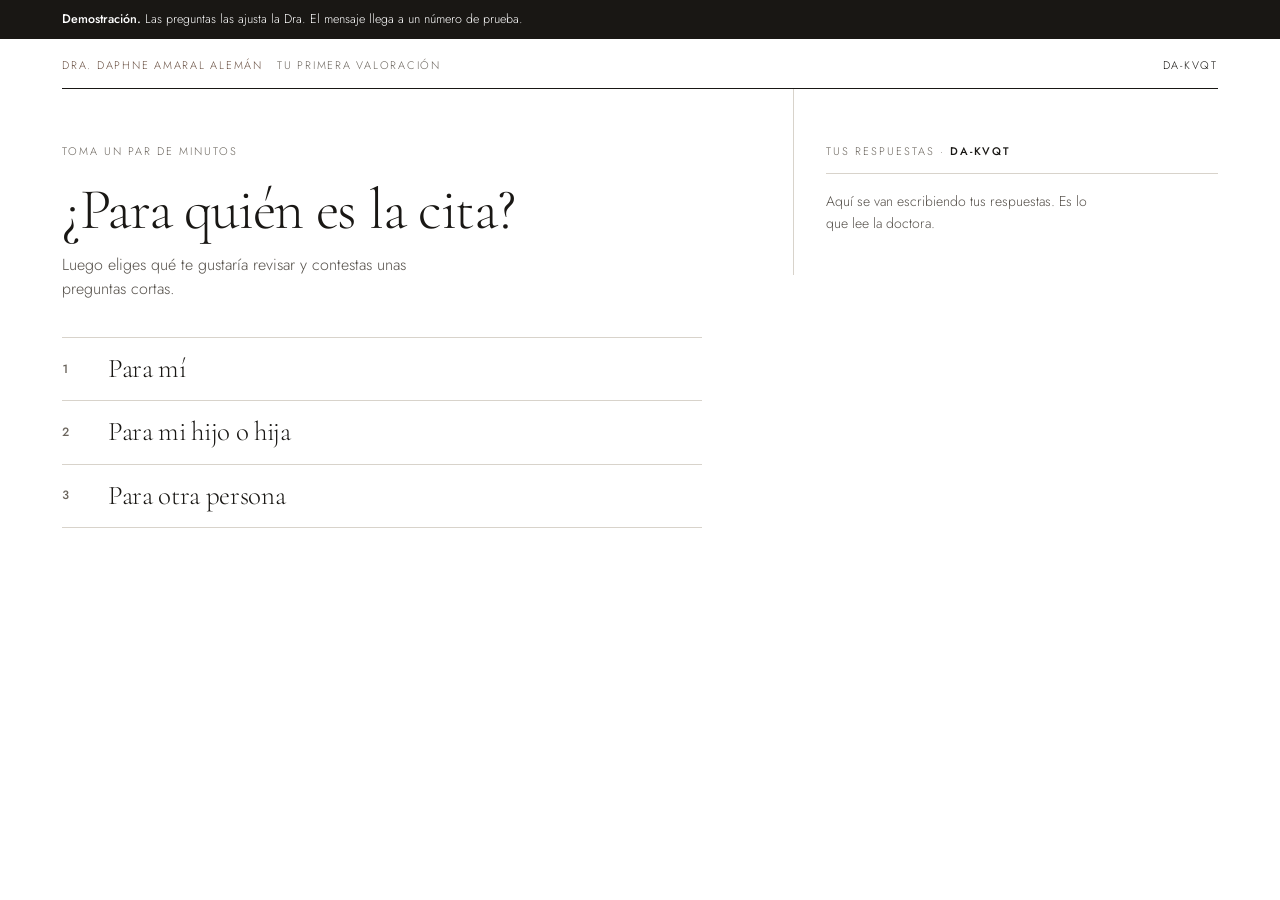
<file: entrevista.html>
<!DOCTYPE html>
<html lang="es">
<head>
<meta charset="UTF-8">
<meta name="viewport" content="width=device-width, initial-scale=1, viewport-fit=cover">
<title>Tu primera valoración — Dra. Daphne Amaral Alemán</title>
<meta name="description" content="Elige qué te gustaría revisar y contesta unas preguntas cortas. Odontología integral y ortodoncia en Guadalajara.">

<link rel="preconnect" href="https://fonts.googleapis.com">
<link rel="preconnect" href="https://fonts.gstatic.com" crossorigin>
<link rel="stylesheet" href="https://fonts.googleapis.com/css2?family=Cormorant+Garamond:ital,wght@0,300;0,400;1,300;1,400&family=Jost:wght@300;400;500&display=swap">

<style>
/* ============================================================
   Tu primera valoración
   Flujo que pidió la Dra.: eliges servicios y luego contestas
   preguntas cortas de cada uno. Una pregunta por pantalla; la
   entrevista (P. / R.) se escribe al lado y es lo que se envía.
   Regla de texto: preguntas de una línea, opciones de pocas
   palabras, sin párrafos de explicación.
   Contrastes verificados sobre blanco: todo AA o AAA.
   ============================================================ */
:root {
  --papel: #ffffff;
  --tinta: #191714;        /* 17.89:1 */
  --gris: #55504a;         /*  7.98:1 */
  --rotulo: #6b655d;       /*  5.76:1 */
  --firma: #6b5244;        /*  7.20:1 */
  --accion: #1f5e52;       /*  7.55:1 */
  --accion-hover: #17483f;
  --alarma: #962f20;       /*  7.71:1 */
  --linea: #d8d3cb;        /*  divisor, nunca texto */
  --linea-fina: #efebe6;
  --tenue: #f6f4f1;
  --marcado: #eef4f2;
  --sobre-accion: #ffffff;
  --display: "Cormorant Garamond", "Iowan Old Style", Georgia, serif;
  --sans: "Jost", "Avenir Next", "Segoe UI", system-ui, sans-serif;
  --ease: cubic-bezier(.22, 1, .36, 1);
}

/* ---------- Ambiente por servicio ---------- */
/* Respiración y sueño: de noche. Verificado sobre #12161b. */
:root[data-tema="noche"] {
  --papel: #12161b;
  --tinta: #ece8e1;        /* 14.87:1 */
  --gris: #b5afa7;         /*  8.35:1 */
  --rotulo: #9d968d;       /*  6.21:1 */
  --firma: #d2b39b;        /*  9.22:1 */
  --accion: #86bdb2;       /*  8.59:1 */
  --accion-hover: #a2cfc6;
  --alarma: #ef9a88;       /*  8.34:1 */
  --linea: #2f353d;
  --linea-fina: #20252b;
  --tenue: #1b2026;
  --marcado: #1d2a2a;
  --sobre-accion: #12161b;
  color-scheme: dark;
}
/* Estética e Invisalign: el más luminoso. Verificado sobre #fbf8f3. */
:root[data-tema="luz"] { --papel: #fbf8f3; --tenue: #f3eee6; --linea-fina: #ece6dd; }

html { background: var(--papel); transition: background-color 700ms var(--ease); }
*, *::before, *::after { box-sizing: border-box; }

button {
  font: inherit; color: inherit; background: none; border: 0;
  margin: 0; padding: 0; text-align: left; cursor: pointer;
  -webkit-appearance: none; appearance: none;
}
input, textarea { font: inherit; color: inherit; }

body {
  margin: 0;
  background: var(--papel);
  color: var(--tinta);
  font-family: var(--sans);
  font-size: 16px;
  font-weight: 300;
  line-height: 1.6;
  -webkit-font-smoothing: antialiased;
  overflow-x: hidden;
  transition: background-color 700ms var(--ease), color 700ms var(--ease);
}
:focus-visible { outline: 2px solid var(--accion); outline-offset: 3px; }

.marco {
  max-width: 1200px;
  margin: 0 auto;
  padding-left: max(22px, env(safe-area-inset-left, 0px));
  padding-right: max(22px, env(safe-area-inset-right, 0px));
}

.banda { background: #191714; color: #fff; font-size: 12.5px; line-height: 1.5; padding-block: 10px; }
.banda strong { font-weight: 500; }

.cabecera {
  display: flex; align-items: baseline; gap: 14px; flex-wrap: wrap;
  padding-block: 18px 14px;
  border-bottom: 1px solid var(--tinta);
  font-size: 11px; letter-spacing: .16em; text-transform: uppercase; color: var(--rotulo);
}
.cabecera a { color: var(--firma); text-decoration: none; }
.cabecera .folio { margin-left: auto; color: var(--tinta); font-variant-numeric: tabular-nums; }

/* ---------- Escena ---------- */
.escena { display: grid; }
@media (min-width: 960px) {
  .escena { grid-template-columns: minmax(0, 1.55fr) minmax(300px, 1fr); gap: 72px; }
}
.escenario {
  min-height: calc(100vh - 140px);
  padding-block: clamp(32px, 6vh, 72px) 140px;
  display: flex; flex-direction: column;
}
@media (min-width: 960px) { .escenario { padding-bottom: 80px; } }

.entra { animation: entra 420ms var(--ease) both; }
@keyframes entra { from { opacity: 0; transform: translateY(14px); } to { opacity: 1; transform: none; } }

.posicion {
  display: block;
  font-size: 11px; letter-spacing: .18em; text-transform: uppercase; color: var(--rotulo);
}
.posicion b { font-weight: 500; color: var(--firma); }
.puntos { display: flex; gap: 6px; margin-top: 12px; flex-wrap: wrap; }
.punto { display: block; width: 22px; height: 2px; background: var(--linea); }
.punto--hecho { background: var(--firma); }
.punto--actual { background: var(--tinta); }

.pregunta {
  font-family: var(--display); font-weight: 300;
  font-size: clamp(32px, 5.2vw, 58px);
  line-height: 1.07; letter-spacing: -.022em;
  margin: 18px 0 0; max-width: 18ch; text-wrap: balance;
}
.indicacion {
  font-size: 16px; line-height: 1.5; color: var(--gris);
  margin: 12px 0 0; max-width: 44ch;
}

/* ---------- Respuestas ---------- */
.respuestas { margin-top: clamp(24px, 4vh, 40px); border-top: 1px solid var(--linea); max-width: 640px; }
.r {
  display: grid; grid-template-columns: 34px 1fr; gap: 12px; align-items: center;
  width: 100%; padding: 15px 0;
  border-bottom: 1px solid var(--linea);
  transition: padding-left 300ms var(--ease), background-color 200ms var(--ease);
  position: relative;
}
.r::before {
  content: ""; position: absolute; left: 0; top: -1px; bottom: -1px; width: 0;
  background: var(--tinta); transition: width 300ms var(--ease);
}
.r-tecla {
  display: block;
  font-size: 12px; font-weight: 500; color: var(--rotulo);
  font-variant-numeric: tabular-nums;
}
.r-texto {
  display: block;
  font-family: var(--display); font-weight: 300;
  font-size: clamp(21px, 2.6vw, 27px); line-height: 1.2; letter-spacing: -.012em;
}
@media (hover: hover) {
  .r:hover { padding-left: 18px; }
  .r:hover::before { width: 3px; }
}
.r[aria-pressed="true"] { padding-left: 18px; background: var(--marcado); }
.r[aria-pressed="true"]::before { width: 3px; background: var(--accion); }
.r[aria-pressed="true"] .r-tecla { color: var(--accion); }

/* Casilla para preguntas de varias respuestas */
.casilla {
  display: grid; place-items: center;
  width: 20px; height: 20px; border: 1px solid var(--gris);
  transition: background-color 180ms var(--ease), border-color 180ms var(--ease);
}
.casilla svg { opacity: 0; }
.r[aria-pressed="true"] .casilla { background: var(--accion); border-color: var(--accion); }
.r[aria-pressed="true"] .casilla svg { opacity: 1; }
.r-alarma { display: block; font-family: var(--sans); font-size: 11px; letter-spacing: .1em; text-transform: uppercase; color: var(--alarma); margin-top: 3px; }

.aviso {
  margin-top: 22px; padding-left: 15px; border-left: 3px solid var(--alarma);
  font-size: 15px; line-height: 1.55; max-width: 52ch;
}
.aviso b { color: var(--alarma); font-weight: 500; }

/* ---------- Servicios: el catálogo de la Dra. ---------- */
.grupos { margin-top: clamp(24px, 4vh, 40px); max-width: 860px; }
.grupo-rotulo {
  display: block;
  font-size: 11px; letter-spacing: .18em; text-transform: uppercase; color: var(--rotulo);
  padding-bottom: 8px; border-bottom: 1px solid var(--tinta); margin-top: 26px;
}
.grupo-rotulo:first-child { margin-top: 0; }
/* Dos columnas desde el teléfono: los nueve servicios caben casi
   en una pantalla. Una sola columna solo en pantallas muy angostas. */
.servicios { display: grid; grid-template-columns: 1fr 1fr; column-gap: 14px; }
@media (max-width: 339px) { .servicios { grid-template-columns: 1fr; } }
@media (min-width: 640px) { .servicios { column-gap: 28px; } }
.celda { border-bottom: 1px solid var(--linea); min-width: 0; }
.servicio {
  display: grid; grid-template-columns: 18px 1fr; gap: 10px; align-items: start;
  width: 100%; padding: 13px 6px 13px 0;
  transition: padding-left 260ms var(--ease), background-color 200ms var(--ease);
}
@media (min-width: 640px) { .servicio { grid-template-columns: 22px 1fr; gap: 14px; padding: 15px 8px 15px 0; } }
.servicio .casilla { margin-top: 3px; width: 18px; height: 18px; }
@media (min-width: 640px) { .servicio .casilla { width: 20px; height: 20px; } }
.servicio[aria-pressed="true"] { background: var(--marcado); padding-left: 8px; }
.servicio[aria-pressed="true"] .casilla { background: var(--accion); border-color: var(--accion); }
.servicio[aria-pressed="true"] .casilla svg { opacity: 1; }
@media (hover: hover) { .servicio:hover { padding-left: 8px; } }
.servicio-nombre {
  display: block;
  font-family: var(--display); font-weight: 400;
  font-size: clamp(19px, 2.4vw, 25px); line-height: 1.12; letter-spacing: -.01em;
  overflow-wrap: anywhere;
}
.servicio-desc { display: block; font-size: 13px; line-height: 1.4; color: var(--gris); margin-top: 3px; }
@media (min-width: 640px) { .servicio-desc { font-size: 14px; } }

/* "¿Qué es?": la explicación existe, pero solo aparece si la pides. */
.que-es {
  display: inline-block;
  font-size: 13px; color: var(--accion);
  text-decoration: underline; text-underline-offset: 3px;
  margin: -6px 0 12px 28px; min-height: 28px; padding: 4px 0;
}
@media (min-width: 640px) { .que-es { margin-left: 36px; } }
.ayuda {
  font-size: 13.5px; line-height: 1.5; color: var(--tinta);
  margin: 0 6px 14px 28px;
}
@media (min-width: 640px) { .ayuda { margin-left: 36px; } }

/* Botón fijo para continuar cuando se eligen varias cosas */
.continuar-fila {
  display: flex; align-items: center; gap: 16px; flex-wrap: wrap;
  margin-top: 26px;
}
.contador { font-size: 14px; color: var(--gris); }
/* En la lista de servicios el botón se queda a la vista mientras bajas. */
.continuar-fila--fija {
  position: sticky; bottom: calc(64px + env(safe-area-inset-bottom, 0px)); z-index: 5;
  background: var(--papel); padding-block: 14px; margin-top: 0;
  border-top: 1px solid var(--linea);
}
@media (min-width: 960px) { .continuar-fila--fija { bottom: 0; } }

.btn {
  display: inline-flex; align-items: center; gap: 10px;
  min-height: 54px; padding: 0 28px;
  background: var(--accion); color: var(--sobre-accion); font-size: 16px; font-weight: 500;
  text-decoration: none; transition: background-color 220ms var(--ease), transform 160ms var(--ease), opacity 220ms var(--ease);
}
.btn:active { transform: scale(.985); }
@media (hover: hover) { .btn:hover { background: var(--accion-hover); } }
.btn[disabled] { opacity: .4; cursor: not-allowed; }
.btn[disabled]:active { transform: none; }
.btn--alarma { background: var(--alarma); }
@media (hover: hover) { .btn--alarma:hover { background: var(--alarma); opacity: .86; } }
.enlace {
  font-size: 15px; color: var(--gris);
  text-decoration: underline; text-underline-offset: 4px; text-decoration-color: var(--linea);
  padding: 8px 2px;
}
@media (hover: hover) { .enlace:hover { color: var(--tinta); } }
.atras {
  margin-top: auto; padding-top: 32px;
  font-size: 14px; color: var(--gris);
  text-decoration: underline; text-underline-offset: 4px; text-decoration-color: var(--linea);
  align-self: flex-start;
}

/* ---------- Datos ---------- */
.campos { display: grid; gap: 22px; margin-top: 28px; max-width: 480px; }
.campo label { display: block; font-size: 14px; font-weight: 500; margin-bottom: 4px; }
.campo input, .campo textarea {
  display: block; width: 100%;
  font-family: var(--display); font-weight: 300; font-size: 24px;
  border: 0; border-bottom: 1px solid var(--tinta); padding: 4px 0 8px;
  background: transparent; border-radius: 0;
}
.campo textarea { font-size: 20px; resize: vertical; min-height: 70px; line-height: 1.4; }
.campo input::placeholder, .campo textarea::placeholder { color: var(--rotulo); opacity: 1; }
.campo input:focus, .campo textarea:focus { outline: none; border-bottom: 2px solid var(--accion); padding-bottom: 7px; }
.campo .nota { display: block; font-size: 13px; color: var(--gris); margin-top: 5px; }

/* ---------- Final ---------- */
.recado { margin-top: 28px; border: 1px solid var(--tinta); max-width: 620px; }
.recado-cabeza {
  display: block; font-size: 11px; letter-spacing: .16em; text-transform: uppercase;
  color: var(--rotulo); padding: 11px 18px; border-bottom: 1px solid var(--linea);
}
.recado-texto { margin: 0; padding: 18px; font-size: 15px; line-height: 1.7; white-space: pre-wrap; word-break: break-word; }
.botones { display: flex; flex-wrap: wrap; gap: 14px; align-items: center; margin-top: 26px; }
.legal { font-size: 13px; line-height: 1.55; color: var(--gris); margin-top: 26px; max-width: 58ch; }

/* ---------- Transcripción ---------- */
.transcripcion { border-top: 1px solid var(--tinta); padding-block: 18px 30px; }
@media (min-width: 960px) {
  .transcripcion {
    position: sticky; top: 0; align-self: start;
    max-height: 100vh; overflow-y: auto;
    border-top: 0; border-left: 1px solid var(--linea);
    padding: clamp(32px, 6vh, 72px) 0 40px 32px;
  }
}
.t-titulo {
  display: flex; align-items: baseline; justify-content: space-between; gap: 12px;
  font-size: 11px; letter-spacing: .18em; text-transform: uppercase; color: var(--rotulo);
  padding-bottom: 12px; border-bottom: 1px solid var(--linea);
}
.t-titulo b { font-weight: 500; color: var(--tinta); }
.t-vacio { font-size: 14px; line-height: 1.6; color: var(--gris); margin: 16px 0 0; max-width: 34ch; }
.t-cap { display: block; font-size: 11px; letter-spacing: .16em; text-transform: uppercase; color: var(--firma); margin-top: 22px; }
.t-par { display: block; padding: 10px 0; border-bottom: 1px solid var(--linea-fina); }
.t-p { display: block; font-size: 13px; line-height: 1.5; color: var(--gris); }
.t-p i, .t-r i { font-family: var(--display); font-style: italic; color: var(--firma); font-size: 15px; margin-right: 4px; }
.t-r { display: block; font-family: var(--display); font-size: 19px; line-height: 1.3; margin-top: 2px; }
.t-r--alarma { color: var(--alarma); }
.t-par--nuevo { animation: nuevo 900ms var(--ease) both; }
@keyframes nuevo { from { background: var(--tenue); } to { background: transparent; } }

.barra-movil {
  position: fixed; left: 0; right: 0; bottom: 0; z-index: 20;
  background: var(--papel); border-top: 1px solid var(--tinta);
  padding: 12px max(22px, env(safe-area-inset-right, 0px)) calc(12px + env(safe-area-inset-bottom, 0px)) max(22px, env(safe-area-inset-left, 0px));
  display: flex; align-items: center; justify-content: space-between; gap: 12px;
}
.barra-movil button { font-size: 14px; font-weight: 500; color: var(--accion); min-height: 40px; padding: 0 4px; white-space: nowrap; flex: none; }
.barra-ultima {
  display: block; flex: 1; min-width: 0;
  white-space: nowrap; overflow: hidden; text-overflow: ellipsis;
  font-family: var(--display); font-size: 18px; color: var(--tinta);
}
.barra-ultima i { font-style: italic; color: var(--firma); margin-right: 5px; }
.barra-ultima--vacia { font-family: var(--sans); font-size: 13px; color: var(--gris); }
.barra-movil.llega .barra-ultima { animation: llega 700ms var(--ease) both; }
@keyframes llega { from { opacity: .2; transform: translateY(6px); } to { opacity: 1; transform: none; } }
@media (min-width: 960px) { .barra-movil { display: none; } }

@media (max-width: 959px) {
  .transcripcion { display: none; }
  .transcripcion.abierta {
    display: block; position: fixed; inset: 0; z-index: 30;
    background: var(--papel); overflow-y: auto; border-top: 0;
    padding: calc(22px + env(safe-area-inset-top, 0px)) max(22px, env(safe-area-inset-right, 0px)) 40px max(22px, env(safe-area-inset-left, 0px));
  }
}
.cerrar { font-size: 14px; font-weight: 500; color: var(--accion); }
@media (min-width: 960px) { .cerrar { display: none; } }

.vuela {
  position: fixed; z-index: 40; pointer-events: none;
  font-family: var(--display); font-weight: 300; line-height: 1.2; color: var(--tinta);
  transform-origin: left top;
  transition: transform 440ms var(--ease), opacity 440ms var(--ease);
}

@media (prefers-reduced-motion: reduce) {
  .entra, .t-par--nuevo, .barra-movil.llega .barra-ultima { animation: none !important; }
  *, *::before, *::after { transition-duration: .01ms !important; }
}
</style>
</head>
<body>

<div class="banda"><div class="marco">
  <strong>Demostración.</strong> Las preguntas las ajusta la Dra. El mensaje llega a un número de prueba.
</div></div>

<div class="marco">
  <header class="cabecera">
    <a href="index.html">Dra. Daphne Amaral Alemán</a>
    <span>Tu primera valoración</span>
    <span class="folio" id="folio">DA-0000</span>
  </header>

  <div class="escena">
    <main class="escenario" id="escenario"></main>
    <aside class="transcripcion" id="transcripcion" aria-label="Tus respuestas"></aside>
  </div>
</div>

<div class="barra-movil" id="barra"></div>

<script src="assets/servicios.js"></script>
<script>
// ---------------------------------------------------------------
// LOS SERVICIOS, tal como los presenta la Dra., agrupados.
// Cada uno trae una o dos preguntas cortas.
//   et     = cómo se etiqueta la respuesta en el mensaje
//   varias = se pueden marcar varias opciones
//   alarma = conviene verlo pronto
//   si     = solo aparece si otra respuesta lo pide
//   id compartido = si dos servicios hacen la misma pregunta, se hace una vez
// ---------------------------------------------------------------
// Grupos, nombres y descripciones vienen de assets/servicios.js,
// el mismo catálogo que usa la landing. Aquí solo viven las preguntas.
var CATALOGO = window.CATALOGO_DA;
var GRUPOS = CATALOGO.grupos;

var PREVIA = {
  id: 'previa', p: '¿Has usado ortodoncia antes?', et: 'Ortodoncia previa',
  ops: [
    { t: 'Nunca' },
    { t: 'Sí, brackets' },
    { t: 'Sí, alineadores' },
    { t: 'Estoy en tratamiento' }
  ]
};

var SERVICIOS = {
  invisalign: {
    preguntas: [
      { id: 'corregir', p: '¿Qué te gustaría corregir?', et: 'Quiere corregir', varias: true,
        ops: [{ t: 'Dientes chuecos' }, { t: 'Espacios entre dientes' }, { t: 'Mi mordida' }, { t: 'No sé, quiero que me revisen' }] },
      PREVIA
    ]
  },
  brackets: {
    preguntas: [
      { id: 'corregir', p: '¿Qué te gustaría corregir?', et: 'Quiere corregir', varias: true,
        ops: [{ t: 'Dientes chuecos' }, { t: 'Espacios entre dientes' }, { t: 'Mi mordida' }, { t: 'No sé, quiero que me revisen' }] },
      PREVIA
    ]
  },
  sueno: {
    preguntas: [
      { id: 'sueno', p: '¿Qué has notado?', et: 'Ha notado', varias: true,
        ops: [{ t: 'Respiro por la boca' }, { t: 'Ronco' }, { t: 'Nariz tapada seguido' }, { t: 'Despierto cansado' }] },
      { id: 'pausas', p: '¿Te han dicho que dejas de respirar al dormir?', et: 'Pausas al dormir',
        si: { id: 'sueno', incluye: 1 },
        ops: [{ t: 'Sí', alarma: true }, { t: 'No' }, { t: 'No sé' }] }
    ]
  },
  atm: {
    preguntas: [
      { id: 'atm', p: '¿Qué molestia tienes?', et: 'Molestia', varias: true,
        ops: [{ t: 'Me duele' }, { t: 'Me truena al abrir' }, { t: 'Me cuesta abrir la boca' }, { t: 'Se me traba', alarma: true }] },
      { id: 'desde', p: '¿Desde cuándo?', et: 'Desde',
        ops: [{ t: 'Unos días' }, { t: 'Unas semanas' }, { t: 'Meses o más' }] }
    ]
  },
  limpieza: {
    preguntas: [
      { id: 'ultima', p: '¿Cuándo fue tu última limpieza?', et: 'Última limpieza',
        ops: [{ t: 'Hace menos de 6 meses' }, { t: 'Hace 6 meses a un año' }, { t: 'Hace más de un año' }, { t: 'No me acuerdo' }] },
      { id: 'sangrado', p: '¿Te sangran las encías al cepillarte?', et: 'Sangrado de encías',
        ops: [{ t: 'Sí' }, { t: 'A veces' }, { t: 'No' }] }
    ]
  },
  resinas: {
    preguntas: [
      { id: 'resinas', p: '¿Qué te gustaría revisar?', et: 'Revisar', varias: true,
        ops: [{ t: 'Una posible caries' }, { t: 'Un diente roto' }, { t: 'Una resina vieja' }, { t: 'Sensibilidad' }, { t: 'Dolor fuerte o inflamación', alarma: true }] }
    ]
  },
  blanqueamiento: {
    preguntas: [
      { id: 'blanco', p: '¿Qué te gustaría lograr?', et: 'Busca',
        ops: [{ t: 'Dientes más blancos' }, { t: 'Quitar manchas' }, { t: 'Verme bien para un evento' }, { t: 'Conocer opciones' }] }
    ]
  },
  infantil: {
    preguntas: [
      { id: 'edad', p: '¿Qué edad tiene?', et: 'Edad',
        ops: [{ t: 'Menos de 6 años' }, { t: '6 a 9 años' }, { t: '10 a 12 años' }, { t: '13 o más' }] },
      { id: 'nino', p: '¿Qué has notado?', et: 'Ha notado', varias: true,
        ops: [{ t: 'Dientes encimados' }, { t: 'Muerde chueco' }, { t: 'Respira por la boca' }, { t: 'Se chupa el dedo o usa chupón' }, { t: 'Solo quiero una revisión' }] }
    ]
  },
  integral: {
    preguntas: [
      { id: 'integral', p: '¿Qué buscas?', et: 'Busca',
        ops: [{ t: 'Una revisión general' }, { t: 'Tengo varias molestias' }, { t: 'Mejorar mi sonrisa' }, { t: 'Un plan completo' }] }
    ]
  }
};
// Cada servicio = lo del catálogo + sus preguntas.
Object.keys(SERVICIOS).forEach(function (id) {
  var c = CATALOGO.servicios[id] || {};
  SERVICIOS[id] = Object.assign({}, c, SERVICIOS[id]);
});
var ORDEN = ['invisalign', 'brackets', 'sueno', 'atm', 'limpieza', 'resinas', 'blanqueamiento', 'infantil', 'integral'];

var QUIEN = {
  id: 'quien', p: '¿Para quién es la cita?', et: 'Cita para',
  ops: [{ t: 'Para mí' }, { t: 'Para mi hijo o hija' }, { t: 'Para otra persona' }]
};

var WHATSAPP = '526221424577';  // demo
var APPS_SCRIPT_URL = '';       // vacío = solo WhatsApp (mismo patrón que iNode)

// ---------------------------------------------------------------
// Estado
// ---------------------------------------------------------------
function estadoInicial() {
  return {
    fase: 'quien',     // quien · servicios · pregunta · prioridad · datos · final
    elegidos: [],      // servicios marcados, en orden del catálogo
    qi: 0,             // índice dentro de la lista plana de preguntas
    resp: {},          // id → número (una) o arreglo (varias)
    prio: null,
    paciente: '', tutor: '', comentario: '',
    ultima: null
  };
}
var est = estadoInicial();

// Si llegas desde la landing con un servicio (entrevista.html?s=invisalign),
// ese servicio ya viene marcado cuando llegues a la lista.
(function () {
  var s = new URLSearchParams(location.search).get('s');
  if (!s) return;
  s.split(',').forEach(function (id) {
    if (SERVICIOS[id] && est.elegidos.indexOf(id) === -1) est.elegidos.push(id);
  });
  est.elegidos.sort(function (x, y) { return ORDEN.indexOf(x) - ORDEN.indexOf(y); });
})();
var hist = [];
var ultimoId = null;
var ocupado = false;
var folio = 'DA-' + Math.random().toString(36).slice(2, 6).toUpperCase();

function esc(s) {
  return String(s).replace(/[&<>"]/g, function (c) {
    return { '&': '&amp;', '<': '&lt;', '>': '&gt;', '"': '&quot;' }[c];
  });
}
function guardar() { hist.push(JSON.stringify(est)); }
function esNino() { return est.resp.quien === 1; }

// La lista plana de pantallas de preguntas: servicio por servicio,
// sin repetir preguntas compartidas, respetando las condicionales.
function recorrido() {
  var vistos = {}, lista = [];
  est.elegidos.forEach(function (sid) {
    SERVICIOS[sid].preguntas.forEach(function (q) {
      if (vistos[q.id]) return;
      if (q.si) {
        var r = est.resp[q.si.id];
        if (!r || r.indexOf(q.si.incluye) === -1) return;
      }
      vistos[q.id] = true;
      lista.push({ sid: sid, q: q });
    });
  });
  return lista;
}
function elegidas(q) {
  var r = est.resp[q.id];
  if (r === undefined) return [];
  return (Array.isArray(r) ? r : [r]).map(function (i) { return q.ops[i]; });
}
function alarmas() {
  var a = [];
  recorrido().forEach(function (x) {
    elegidas(x.q).forEach(function (o) {
      if (o.alarma) a.push(x.q.et + ': ' + o.t.toLowerCase());
    });
  });
  return a;
}

// ---------------------------------------------------------------
// El mensaje
// ---------------------------------------------------------------
function recado() {
  var lista = recorrido();
  var orden = est.elegidos.slice();
  if (est.prio) orden = [est.prio].concat(orden.filter(function (s) { return s !== est.prio; }));

  var quien = esNino()
    ? 'Soy ' + (est.tutor || 'madre/padre de familia') + '. La cita es para ' + (est.paciente || 'mi hijo o hija') + '.'
    : (est.paciente ? 'Soy ' + est.paciente + '.' : '');
  var l = ['Hola, doctora. ' + quien, 'Ficha ' + folio, '',
    'SERVICIOS: ' + est.elegidos.map(function (s) { return SERVICIOS[s].nombre; }).join(', ')];
  if (orden.length > 1 && est.prio) l.push('EMPEZAR POR: ' + SERVICIOS[est.prio].nombre);

  orden.forEach(function (sid) {
    var mias = lista.filter(function (x) { return x.sid === sid; });
    if (!mias.length) return;
    l.push('', SERVICIOS[sid].nombre.toUpperCase());
    mias.forEach(function (x) {
      var ops = elegidas(x.q);
      if (ops.length) l.push('· ' + x.q.et + ': ' + ops.map(function (o) { return o.t.toLowerCase(); }).join(', '));
    });
  });

  var al = alarmas();
  if (al.length) l.push('', 'ATENCIÓN PRONTA: ' + al.join('; '));
  if (est.comentario) l.push('', 'COMENTARIO: ' + est.comentario);
  l.push('', 'Me gustaría agendar una valoración.');
  return l.join('\n');
}

// ---------------------------------------------------------------
// Vistas
// ---------------------------------------------------------------
var PALOMA = '<svg width="12" height="12" viewBox="0 0 12 12" fill="none" aria-hidden="true">' +
  '<path d="M2 6.2 4.6 8.8 10 3.2" style="stroke:var(--sobre-accion)" stroke-width="1.7" stroke-linecap="round" stroke-linejoin="round"/></svg>';

function opciones(q, accion) {
  var sel = est.resp[q.id];
  var marcadas = sel === undefined ? [] : (Array.isArray(sel) ? sel : [sel]);
  return '<div class="respuestas">' + q.ops.map(function (o, i) {
    var on = marcadas.indexOf(i) !== -1;
    return '<button type="button" class="r" aria-pressed="' + on + '" data-accion="' + accion + '" data-valor="' + i + '">' +
      (q.varias
        ? '<span class="casilla" aria-hidden="true">' + PALOMA + '</span>'
        : '<span class="r-tecla">' + (i + 1) + '</span>') +
      '<span><span class="r-texto">' + esc(o.t) + '</span>' +
      (o.alarma ? '<span class="r-alarma">Conviene verlo pronto</span>' : '') +
      '</span></button>';
  }).join('') + '</div>';
}
function atras() {
  return hist.length ? '<button type="button" class="atras" data-accion="atras">Volver</button>' : '';
}

function vistaQuien() {
  return '<div class="entra">' +
    '<span class="posicion">Toma un par de minutos</span>' +
    '<h1 class="pregunta">' + esc(QUIEN.p) + '</h1>' +
    '<p class="indicacion">' + (est.elegidos.length
      ? 'Ya marcamos ' + est.elegidos.map(function (s) { return SERVICIOS[s].nombre; }).join(', ') +
        '. Después puedes agregar más.'
      : 'Luego eliges qué te gustaría revisar y contestas unas preguntas cortas.') + '</p>' +
    opciones(QUIEN, 'quien') +
    '</div>';
}

function vistaServicios() {
  var n = est.elegidos.length;
  return '<div class="entra">' +
    '<span class="posicion">Servicios</span>' +
    '<h2 class="pregunta">¿Qué te gustaría revisar?</h2>' +
    '<p class="indicacion">Puedes elegir varios.</p>' +
    '<div class="grupos">' + GRUPOS.map(function (g) {
      return '<span class="grupo-rotulo">' + esc(g.nombre) + '</span>' +
        '<div class="servicios">' + g.servicios.map(function (sid) {
          var s = SERVICIOS[sid], on = est.elegidos.indexOf(sid) !== -1;
          // La ayuda va fuera del botón principal: un botón no puede vivir dentro de otro.
          return '<div class="celda">' +
            '<button type="button" class="servicio" aria-pressed="' + on + '" data-accion="servicio" data-valor="' + sid + '">' +
            '<span class="casilla" aria-hidden="true">' + PALOMA + '</span>' +
            '<span><span class="servicio-nombre">' + esc(s.nombre) + '</span>' +
            '<span class="servicio-desc">' + esc(s.desc) + '</span></span></button>' +
            (s.ayuda
              ? '<button type="button" class="que-es" data-accion="ayuda" data-valor="' + sid + '" ' +
                'aria-expanded="false" aria-controls="ayuda-' + sid + '">¿Qué es?</button>' +
                '<p class="ayuda" id="ayuda-' + sid + '" hidden>' + esc(s.ayuda) + '</p>'
              : '') +
            '</div>';
        }).join('') + '</div>';
    }).join('') + '</div>' +
    '<div class="continuar-fila continuar-fila--fija">' +
    '<button type="button" class="btn" data-accion="a-preguntas"' + (n ? '' : ' disabled') + '>Continuar</button>' +
    '<span class="contador" id="contador">' + (n ? n + (n === 1 ? ' elegido' : ' elegidos') : 'Elige al menos uno') + '</span>' +
    '</div></div>' + atras();
}

function vistaPregunta() {
  var lista = recorrido(), x = lista[est.qi], q = x.q, s = SERVICIOS[x.sid];
  var puntos = lista.map(function (_, i) {
    return '<span class="punto' + (i < est.qi ? ' punto--hecho' : i === est.qi ? ' punto--actual' : '') + '"></span>';
  }).join('');
  var hay = elegidas(q).length > 0;
  var alerta = elegidas(q).some(function (o) { return o.alarma; });
  return '<div class="entra">' +
    '<span class="posicion">Pregunta ' + (est.qi + 1) + ' de ' + lista.length + ' · <b>' + esc(s.nombre) + '</b></span>' +
    '<div class="puntos" aria-hidden="true">' + puntos + '</div>' +
    '<h2 class="pregunta">' + esc(q.p) + '</h2>' +
    (q.varias ? '<p class="indicacion">Puedes elegir varias.</p>' : '') +
    opciones(q, 'responder') +
    (alerta ? '<p class="aviso"><b>Conviene verlo pronto.</b> Al terminar, llama al consultorio.</p>' : '') +
    (q.varias
      ? '<div class="continuar-fila"><button type="button" class="btn" data-accion="siguiente"' +
        (hay ? '' : ' disabled') + '>Continuar</button></div>'
      : '') +
    '</div>' + atras();
}

function vistaPrioridad() {
  return '<div class="entra">' +
    '<span class="posicion">Casi listo</span>' +
    '<h2 class="pregunta">¿Por cuál te gustaría empezar?</h2>' +
    '<p class="indicacion">Lo demás se atiende después o a la par.</p>' +
    opciones({ id: '_prio', ops: est.elegidos.map(function (s) { return { t: SERVICIOS[s].nombre }; }) }, 'prioridad') +
    '</div>' + atras();
}

function vistaDatos() {
  var nino = esNino();
  return '<div class="entra">' +
    '<span class="posicion">Último paso</span>' +
    '<h2 class="pregunta">' + (nino ? '¿Cómo se llaman?' : '¿Cómo te llamas?') + '</h2>' +
    '<div class="campos">' +
    (nino
      ? '<div class="campo"><label for="tutor">Tu nombre</label>' +
        '<input id="tutor" type="text" autocomplete="name" placeholder="Madre, padre o tutor" value="' + esc(est.tutor) + '"></div>' +
        '<div class="campo"><label for="paciente">Nombre del niño o niña</label>' +
        '<input id="paciente" type="text" placeholder="Nombre" value="' + esc(est.paciente) + '"></div>'
      : '<div class="campo"><label for="paciente">Tu nombre</label>' +
        '<input id="paciente" type="text" autocomplete="name" placeholder="Nombre y apellido" value="' + esc(est.paciente) + '"></div>') +
    '<div class="campo"><label for="comentario">¿Algo más? <span style="font-weight:300;color:var(--gris)">(opcional)</span></label>' +
    '<textarea id="comentario" rows="2" placeholder="Escríbelo aquí">' + esc(est.comentario) + '</textarea></div>' +
    '</div>' +
    '<div class="botones"><button type="button" class="btn" data-accion="datos">Ver mi resumen</button></div>' +
    '</div>' + atras();
}

function vistaFinal() {
  var txt = recado(), al = alarmas();
  return '<div class="entra">' +
    '<span class="posicion">Ficha ' + folio + '</span>' +
    '<h2 class="pregunta" style="margin-top:20px">Listo. Mándalo a la doctora.</h2>' +
    '<p class="indicacion">Con esto prepara tu primera valoración.</p>' +
    (al.length ? '<p class="aviso"><b>Conviene verte pronto.</b> Manda tu ficha y llama al consultorio.</p>' : '') +
    '<div class="botones">' +
    '<a class="btn' + (al.length ? ' btn--alarma' : '') + '" href="https://wa.me/' + WHATSAPP + '?text=' +
    encodeURIComponent(txt) + '" target="_blank" rel="noopener noreferrer" data-accion="enviar">' +
    '<svg width="19" height="19" viewBox="0 0 24 24" fill="currentColor" aria-hidden="true"><path d="M12.04 2C6.58 2 2.13 6.45 2.13 11.91c0 1.75.46 3.46 1.32 4.96L2 22l5.25-1.38a9.9 9.9 0 0 0 4.79 1.22h.01c5.46 0 9.91-4.45 9.91-9.91C21.96 6.45 17.5 2 12.04 2zm5.8 14.17c-.24.68-1.42 1.3-1.96 1.35-.5.05-.95.23-3.2-.67-2.69-1.06-4.4-3.8-4.53-3.98-.13-.18-1.08-1.44-1.08-2.75s.69-1.95.93-2.22c.24-.27.53-.33.7-.33.18 0 .35 0 .5.01.16.01.38-.06.59.45.21.51.73 1.78.79 1.91.07.13.11.28.02.46-.09.18-.13.29-.26.45-.13.16-.28.35-.4.47-.13.13-.27.28-.12.54.15.27.67 1.1 1.43 1.78.98.87 1.81 1.14 2.07 1.27.26.13.41.11.56-.07.15-.18.64-.75.81-1.01.17-.26.34-.21.58-.13.24.09 1.51.71 1.77.84.26.13.43.2.5.31.06.11.06.63-.18 1.31z"/></svg>' +
    'Mandar por WhatsApp</a>' +
    '<button type="button" class="enlace" data-accion="reiniciar">Empezar de nuevo</button>' +
    '</div>' +
    '<div class="recado"><span class="recado-cabeza">Lo que se envía</span>' +
    '<p class="recado-texto">' + esc(txt) + '</p></div>' +
    '<p class="legal">Estas respuestas orientan tu primera consulta. No sustituyen una revisión ni son un diagnóstico.</p>' +
    '</div>';
}

// ---------------------------------------------------------------
// Transcripción
// ---------------------------------------------------------------
function par(q, rotulo) {
  var ops = elegidas(q);
  if (!ops.length) return '';
  var alarma = ops.some(function (o) { return o.alarma; });
  return (rotulo ? '<span class="t-cap">' + esc(rotulo) + '</span>' : '') +
    '<span class="t-par' + (q.id === ultimoId ? ' t-par--nuevo' : '') + '">' +
    '<span class="t-p"><i>P.</i>' + esc(q.p) + '</span>' +
    '<span class="t-r' + (alarma ? ' t-r--alarma' : '') + '"><i>R.</i>' +
    esc(ops.map(function (o) { return o.t; }).join(', ')) + '</span></span>';
}
function totalRespuestas() {
  var n = est.resp.quien !== undefined ? 1 : 0;
  if (est.elegidos.length) n++;
  recorrido().forEach(function (x) { if (elegidas(x.q).length) n++; });
  return n;
}
function vistaTranscripcion() {
  var out = '<div class="t-titulo"><span>Tus respuestas · <b>' + folio + '</b></span>' +
    '<button type="button" class="cerrar" data-accion="cerrar-panel">Cerrar</button></div>';
  if (est.resp.quien === undefined) {
    return out + '<p class="t-vacio">Aquí se van escribiendo tus respuestas. Es lo que lee la doctora.</p>';
  }
  out += par(QUIEN, 'Para empezar');
  if (est.elegidos.length) {
    out += '<span class="t-par"><span class="t-p"><i>P.</i>¿Qué te gustaría revisar?</span>' +
      '<span class="t-r"><i>R.</i>' + esc(est.elegidos.map(function (s) { return SERVICIOS[s].nombre; }).join(', ')) + '</span></span>';
  }
  var ultimoSid = null;
  recorrido().forEach(function (x) {
    var h = par(x.q, x.sid !== ultimoSid ? SERVICIOS[x.sid].nombre : '');
    if (h) { out += h; ultimoSid = x.sid; }
  });
  return out;
}

// ---------------------------------------------------------------
// Render
// ---------------------------------------------------------------
function render() {
  var v = { quien: vistaQuien, servicios: vistaServicios, pregunta: vistaPregunta,
    prioridad: vistaPrioridad, datos: vistaDatos, final: vistaFinal }[est.fase];

  var tema = '';
  if (est.fase === 'pregunta') {
    var x = recorrido()[est.qi];
    tema = SERVICIOS[x.sid].tema || '';
  }
  if (tema) document.documentElement.setAttribute('data-tema', tema);
  else document.documentElement.removeAttribute('data-tema');

  document.getElementById('escenario').innerHTML = v();
  document.getElementById('transcripcion').innerHTML = vistaTranscripcion();

  var n = totalRespuestas();
  var u = est.ultima;
  var barra = document.getElementById('barra');
  barra.innerHTML = (u
      ? '<span class="barra-ultima"><i>R.</i>' + esc(u) + '</span>'
      : '<span class="barra-ultima barra-ultima--vacia">Aquí se van escribiendo tus respuestas</span>') +
    (n ? '<button type="button" data-accion="abrir-panel">' + (n === 1 ? 'Ver' : 'Ver las ' + n) + '</button>' : '');
  barra.classList.toggle('llega', !!ultimoId);

  document.getElementById('folio').textContent = folio;
  window.scrollTo({ top: 0, behavior: 'instant' });
  ultimoId = null;
}

// Refresco ligero al marcar casillas: no redibuja la pantalla.
function refrescarMarcas(selector, marcadas) {
  document.querySelectorAll(selector).forEach(function (b) {
    b.setAttribute('aria-pressed', marcadas.indexOf(b.dataset.valor) !== -1);
  });
}

function avanzar() {
  var lista = recorrido();
  if (est.qi + 1 < lista.length) { est.qi++; return; }
  est.fase = est.elegidos.length > 1 ? 'prioridad' : 'datos';
}

function leerDatos() {
  var p = document.getElementById('paciente'), t = document.getElementById('tutor'), c = document.getElementById('comentario');
  if (p) est.paciente = p.value.trim().slice(0, 60);
  if (t) est.tutor = t.value.trim().slice(0, 60);
  if (c) est.comentario = c.value.trim().slice(0, 300);
}

function accion(a, v) {
  if (a === 'quien') {
    guardar();
    est.resp.quien = Number(v); ultimoId = 'quien'; est.ultima = QUIEN.ops[Number(v)].t;
    // Si la cita es para un niño, se sugiere el servicio infantil.
    if (esNino() && est.elegidos.indexOf('infantil') === -1) est.elegidos.push('infantil');
    est.fase = 'servicios';
  } else if (a === 'servicio') {
    var i = est.elegidos.indexOf(v);
    if (i === -1) est.elegidos.push(v); else est.elegidos.splice(i, 1);
    est.elegidos.sort(function (x, y) { return ORDEN.indexOf(x) - ORDEN.indexOf(y); });
    refrescarMarcas('.servicio', est.elegidos);
    var n = est.elegidos.length, btn = document.querySelector('[data-accion="a-preguntas"]');
    if (btn) btn.disabled = !n;
    var c = document.getElementById('contador');
    if (c) c.textContent = n ? n + (n === 1 ? ' elegido' : ' elegidos') : 'Elige al menos uno';
    return;
  } else if (a === 'ayuda') {
    // Abre o cierra la explicación sin redibujar: la lista no salta.
    var caja = document.getElementById('ayuda-' + v), btn2 = document.querySelector('[data-accion="ayuda"][data-valor="' + v + '"]');
    if (!caja || !btn2) return;
    caja.hidden = !caja.hidden;
    btn2.setAttribute('aria-expanded', String(!caja.hidden));
    btn2.textContent = caja.hidden ? '¿Qué es?' : 'Cerrar';
    return;
  } else if (a === 'a-preguntas') {
    if (!est.elegidos.length) return;
    guardar();
    est.ultima = est.elegidos.map(function (s) { return SERVICIOS[s].nombre; }).join(', ');
    est.qi = 0; est.prio = null; est.fase = 'pregunta';
    if (!recorrido().length) est.fase = 'datos';
  } else if (a === 'responder') {
    var q = recorrido()[est.qi].q, k = Number(v);
    if (q.varias) {
      var arr = (est.resp[q.id] || []).slice(), j = arr.indexOf(k);
      if (j === -1) arr.push(k); else arr.splice(j, 1);
      arr.sort();
      if (arr.length) est.resp[q.id] = arr; else delete est.resp[q.id];
      return render();                       // muestra la marca y el aviso, sin avanzar
    }
    guardar();
    est.resp[q.id] = k; ultimoId = q.id; est.ultima = q.et + ': ' + q.ops[k].t.toLowerCase();
    avanzar();
  } else if (a === 'siguiente') {
    var q2 = recorrido()[est.qi].q;
    if (!elegidas(q2).length) return;
    guardar();
    ultimoId = q2.id;
    est.ultima = q2.et + ': ' + elegidas(q2).map(function (o) { return o.t.toLowerCase(); }).join(', ');
    avanzar();
  } else if (a === 'prioridad') {
    guardar();
    est.prio = est.elegidos[Number(v)]; est.fase = 'datos';
  } else if (a === 'datos') {
    leerDatos(); guardar(); est.fase = 'final';
  } else if (a === 'atras') {
    if (!hist.length) return;
    if (est.fase === 'datos') leerDatos();
    var datos = { paciente: est.paciente, tutor: est.tutor, comentario: est.comentario };
    est = JSON.parse(hist.pop());
    est.paciente = datos.paciente; est.tutor = datos.tutor; est.comentario = datos.comentario;
  } else if (a === 'reiniciar') {
    hist = []; est = estadoInicial();
  } else if (a === 'abrir-panel') {
    document.getElementById('transcripcion').classList.add('abierta'); return;
  } else if (a === 'cerrar-panel') {
    document.getElementById('transcripcion').classList.remove('abierta'); return;
  } else if (a === 'enviar') {
    if (APPS_SCRIPT_URL) {
      fetch(APPS_SCRIPT_URL, { method: 'POST', mode: 'no-cors',
        headers: { 'Content-Type': 'text/plain;charset=utf-8' },
        body: JSON.stringify({ folio: folio, paciente: est.paciente, tutor: est.tutor,
          servicios: est.elegidos, resp: est.resp, prio: est.prio, mensaje: recado() })
      }).catch(function () {});
    }
    return;
  } else return;
  render();
}

// La respuesta viaja a la transcripción (escritorio) o a la barra (teléfono).
function volar(boton, despues) {
  var texto = boton.querySelector('.r-texto');
  var ancho = window.innerWidth >= 960;
  var destino = ancho ? document.getElementById('transcripcion') : document.getElementById('barra');
  var quieto = window.matchMedia && window.matchMedia('(prefers-reduced-motion: reduce)').matches;
  if (quieto || !texto || !destino) return despues();

  boton.setAttribute('aria-pressed', 'true');
  var a = texto.getBoundingClientRect(), d = destino.getBoundingClientRect();
  var copia = document.createElement('span');
  copia.className = 'vuela';
  copia.textContent = texto.textContent;
  copia.style.left = a.left + 'px';
  copia.style.top = a.top + 'px';
  copia.style.width = a.width + 'px';
  copia.style.fontSize = getComputedStyle(texto).fontSize;
  document.body.appendChild(copia);

  var x, y;
  if (ancho) {
    var ultimo = destino.lastElementChild;
    var fondo = ultimo ? ultimo.getBoundingClientRect().bottom : d.top + 40;
    x = d.left + 32 - a.left;
    y = Math.min(fondo + 12, window.innerHeight - 60) - a.top;
  } else {
    x = 22 - a.left;
    y = d.top + 12 - a.top;
  }
  ocupado = true;
  requestAnimationFrame(function () {
    copia.style.transform = 'translate(' + x + 'px,' + y + 'px) scale(.66)';
    copia.style.opacity = '0.25';
  });
  setTimeout(function () { copia.remove(); ocupado = false; despues(); }, 450);
}

document.addEventListener('click', function (e) {
  var b = e.target.closest('[data-accion]');
  if (!b || ocupado || b.disabled) return;
  var a = b.dataset.accion, v = b.dataset.valor;
  // Solo vuelan las respuestas que avanzan de pantalla (una sola opción).
  var avanzaSola = a === 'quien' || a === 'prioridad' ||
    (a === 'responder' && est.fase === 'pregunta' && !recorrido()[est.qi].q.varias);
  if (avanzaSola) return volar(b, function () { accion(a, v); });
  accion(a, v);
});

document.addEventListener('keydown', function (e) {
  var tag = e.target.tagName;
  if (tag === 'INPUT' || tag === 'TEXTAREA') return;
  var n = parseInt(e.key, 10);
  if (!n) return;
  var ops = document.querySelectorAll('#escenario .r');
  if (ops[n - 1]) ops[n - 1].click();
});

render();
</script>

</body>
</html>
</file>
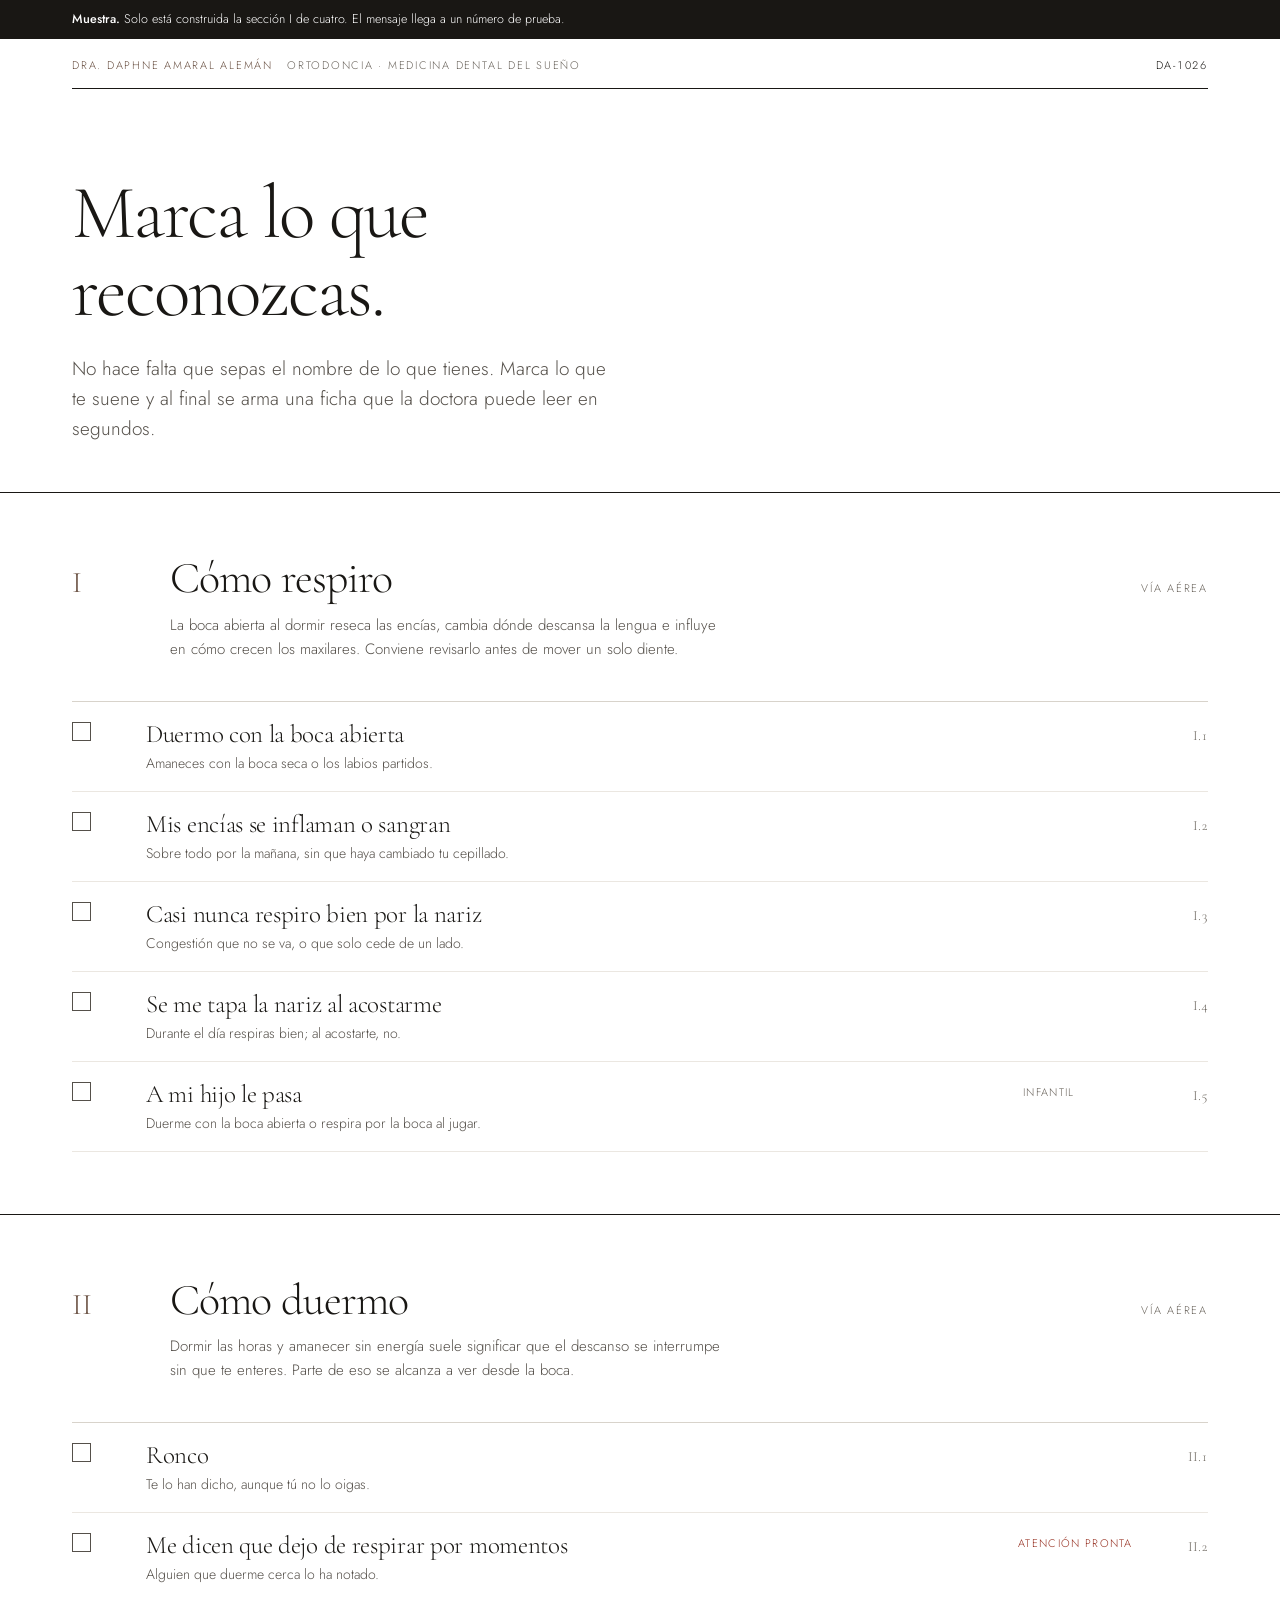
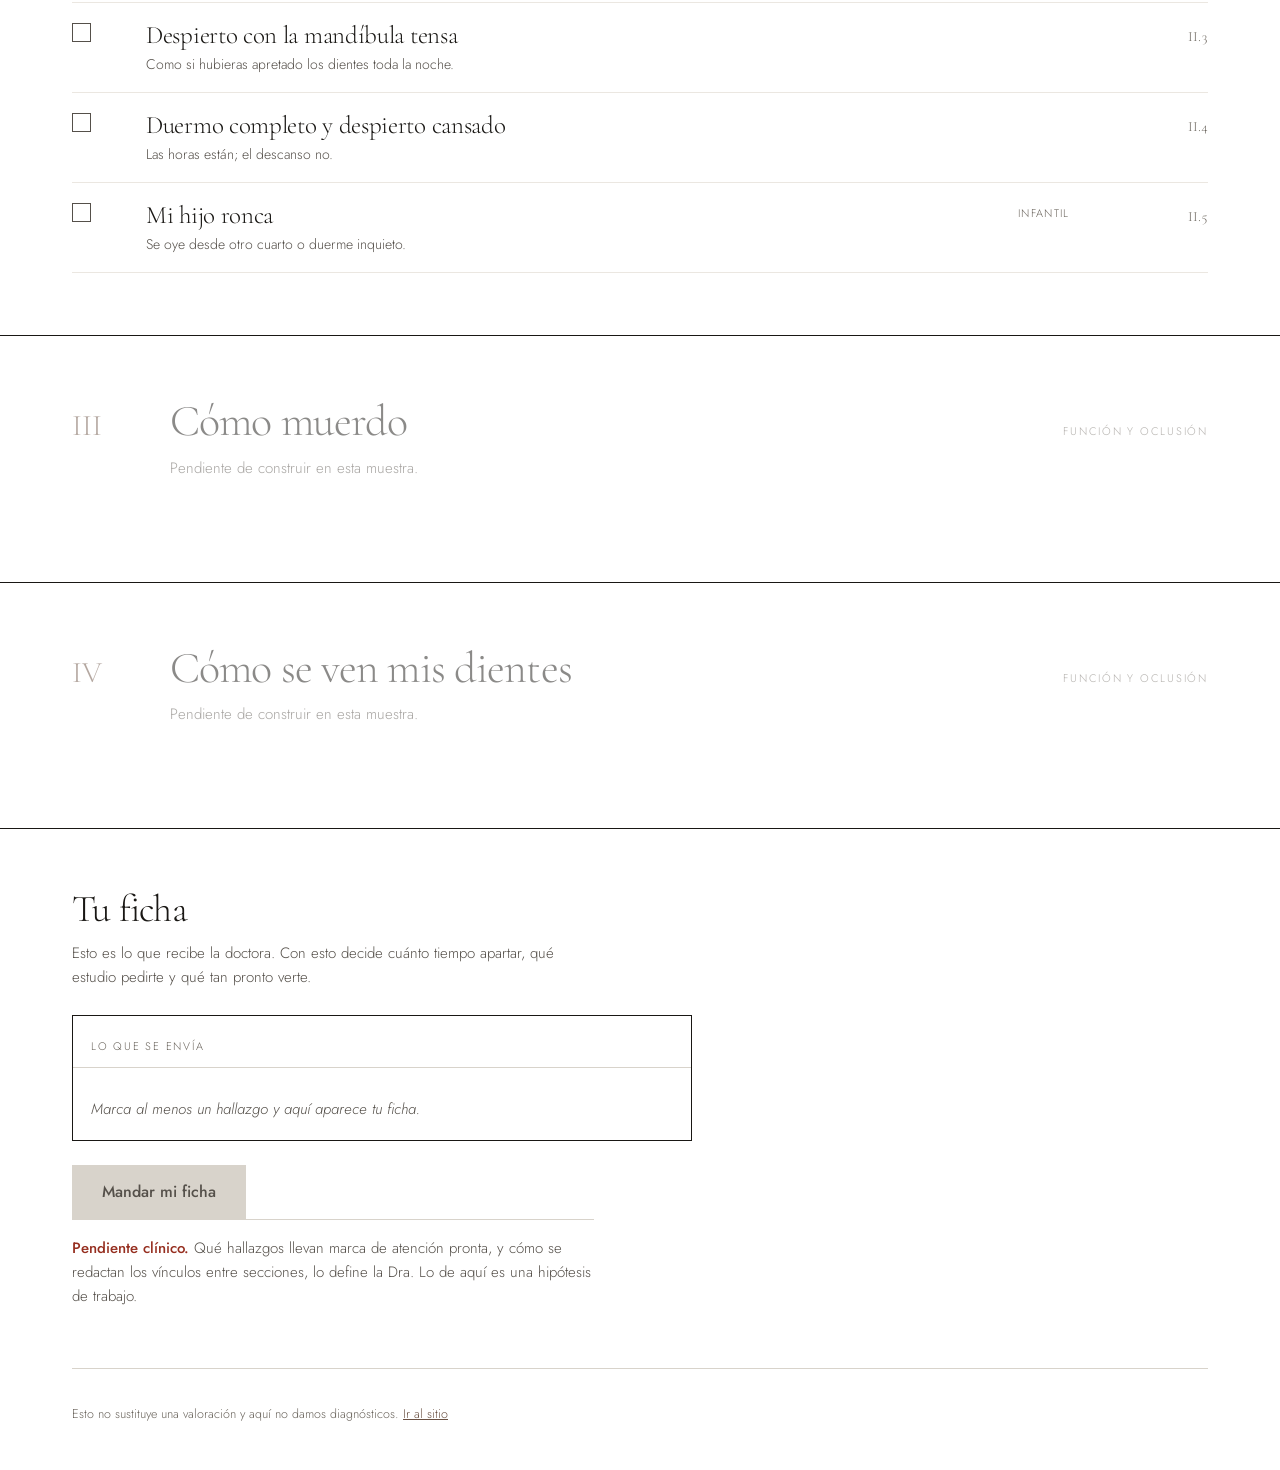
<file: ficha.html>
<!DOCTYPE html>
<html lang="es">
<head>
<meta charset="UTF-8">
<meta name="viewport" content="width=device-width, initial-scale=1, viewport-fit=cover">
<title>Ficha previa — Dra. Daphne Amaral Alemán</title>
<meta name="description" content="Marca lo que reconozcas. Al terminar se arma tu ficha y la mandas. Ortodoncia y medicina dental del sueño, Guadalajara.">

<link rel="preconnect" href="https://fonts.googleapis.com">
<link rel="preconnect" href="https://fonts.gstatic.com" crossorigin>
<link rel="stylesheet" href="https://fonts.googleapis.com/css2?family=Cormorant+Garamond:ital,wght@0,300;0,400;1,300&family=Jost:wght@300;400;500&display=swap">

<style>
/* ============================================================
   Ficha previa — Dra. Daphne Amaral
   Referencia de sistema: 19-86.fr (archivo arquitectónico).
   Filas con hairline, folios, cero sombras, cero radios.
   Lo que se lee va en columna; lo que se marca va en filas.
   Nunca se mezclan en la misma línea.
   Contrastes verificados: todos AA o AAA sobre blanco.
   ============================================================ */
:root {
  --papel: #ffffff;
  --tinta: #191714;        /* 17.89:1 AAA */
  --gris: #55504a;         /*  7.98:1 AAA */
  --rotulo: #6b655d;       /*  5.76:1 AA  — versalitas 11px */
  --firma: #6b5244;        /*  7.20:1 AAA — folios, marca */
  --accion: #1f5e52;       /*  7.55:1 AAA */
  --accion-fondo: #17483f;
  --alarma: #962f20;       /*  7.71:1 AAA */
  --linea: #d8d3cb;        /*  divisor, nunca texto */
  --linea-fina: #ebe7e1;
  --marcada: #f2f6f4;      /*  fila marcada */
  --display: "Cormorant Garamond", "Iowan Old Style", Georgia, serif;
  --sans: "Jost", "Avenir Next", "Segoe UI", system-ui, sans-serif;
  --ease: cubic-bezier(.22, 1, .36, 1);
}

*, *::before, *::after { box-sizing: border-box; }

/* Reset explícito de todo control: el navegador no decide por mí. */
button {
  font: inherit;
  color: inherit;
  background: none;
  border: 0;
  margin: 0;
  padding: 0;
  text-align: left;
  cursor: pointer;
  -webkit-appearance: none;
  appearance: none;
}

body {
  margin: 0;
  background: var(--papel);
  color: var(--tinta);
  font-family: var(--sans);
  font-size: 16px;
  font-weight: 300;
  line-height: 1.6;
  -webkit-font-smoothing: antialiased;
  overflow-x: hidden;
}
:focus-visible { outline: 2px solid var(--accion); outline-offset: 2px; }

.marco {
  max-width: 1180px;
  margin: 0 auto;
  padding-left: max(22px, env(safe-area-inset-left, 0px));
  padding-right: max(22px, env(safe-area-inset-right, 0px));
}

/* ---------- Encabezado tipo expediente ---------- */
.cabecera {
  border-bottom: 1px solid var(--tinta);
  padding-block: 18px 14px;
}
.cabecera-fila {
  display: flex;
  align-items: baseline;
  gap: 14px;
  flex-wrap: wrap;
  font-size: 11px;
  letter-spacing: 0.16em;
  text-transform: uppercase;
  color: var(--rotulo);
}
.cabecera-fila a { color: var(--firma); text-decoration: none; }
.folio-exp { margin-left: auto; font-variant-numeric: tabular-nums; color: var(--tinta); }

/* ---------- Portada ---------- */
.intro { padding-block: clamp(42px, 7vw, 86px) clamp(30px, 4vw, 48px); }
.intro h1 {
  font-family: var(--display);
  font-weight: 300;
  font-size: clamp(38px, 6.6vw, 76px);
  line-height: 1.02;
  letter-spacing: -0.026em;
  margin: 0;
  max-width: 16ch;
}
.intro p {
  font-size: clamp(16px, 2vw, 19px);
  line-height: 1.58;
  color: var(--gris);
  max-width: 50ch;
  margin: 24px 0 0;
}

/* ============================================================
   SECCIÓN — cada bloque tiene estructura propia
   ============================================================ */
.seccion { border-top: 1px solid var(--tinta); padding-block: clamp(34px, 5vw, 62px); }

.seccion-cabeza {
  display: grid;
  gap: 6px 26px;
  margin-bottom: clamp(24px, 3.4vw, 40px);
}
@media (min-width: 820px) {
  .seccion-cabeza { grid-template-columns: 72px 1fr auto; align-items: baseline; }
}
.seccion-folio {
  font-family: var(--display);
  font-size: 30px;
  font-weight: 300;
  color: var(--firma);
  line-height: 1;
  font-variant-numeric: tabular-nums;
}
.seccion-titulo {
  font-family: var(--display);
  font-weight: 300;
  font-size: clamp(29px, 4.2vw, 44px);
  line-height: 1.08;
  letter-spacing: -0.02em;
  margin: 0;
}
.seccion-eje {
  font-size: 11px;
  letter-spacing: 0.16em;
  text-transform: uppercase;
  color: var(--rotulo);
}
.seccion-nota {
  grid-column: 1 / -1;
  font-size: 15px;
  line-height: 1.6;
  color: var(--gris);
  max-width: 62ch;
  margin: 4px 0 0;
}
@media (min-width: 820px) { .seccion-nota { grid-column: 2 / 3; } }

/* ---------- Filas de hallazgo ---------- */
.hallazgos { border-top: 1px solid var(--linea); }

.hallazgo {
  display: grid;
  grid-template-columns: 26px 1fr auto;
  gap: 14px;
  align-items: start;
  width: 100%;
  padding-block: 15px;
  border-bottom: 1px solid var(--linea-fina);
  transition: background-color 220ms var(--ease), padding-left 260ms var(--ease);
}
@media (min-width: 820px) {
  .hallazgo { grid-template-columns: 54px 1fr 150px auto; gap: 20px; padding-block: 17px; }
}
@media (hover: hover) {
  .hallazgo:hover { background: var(--linea-fina); }
}
.hallazgo[aria-pressed="true"] { background: var(--marcada); }

/* La casilla: cuadro de 1px, nunca checkbox nativo */
.casilla {
  width: 19px; height: 19px;
  border: 1px solid var(--gris);
  margin-top: 3px;
  display: grid;
  place-items: center;
  transition: border-color 200ms var(--ease), background-color 200ms var(--ease);
}
.hallazgo[aria-pressed="true"] .casilla {
  border-color: var(--accion);
  background: var(--accion);
}
.casilla svg { opacity: 0; transition: opacity 180ms var(--ease); }
.hallazgo[aria-pressed="true"] .casilla svg { opacity: 1; }

/* Ambos son <span>: sin display:block fluyen como texto corrido
   y el detalle se pega al título. */
.hallazgo-texto {
  display: block;
  font-family: var(--display);
  font-size: clamp(19px, 2.3vw, 25px);
  font-weight: 300;
  line-height: 1.2;
  letter-spacing: -0.012em;
}
.hallazgo-detalle {
  display: block;
  font-family: var(--sans);
  font-size: 14px;
  line-height: 1.5;
  color: var(--gris);
  margin-top: 4px;
  max-width: 54ch;
}
.hallazgo-meta {
  display: block;
  font-size: 11px;
  letter-spacing: 0.12em;
  text-transform: uppercase;
  color: var(--rotulo);
  padding-top: 5px;
}
.hallazgo-meta--alarma { color: var(--alarma); }
.hallazgo-folio {
  font-family: var(--display);
  font-size: 14px;
  color: var(--rotulo);
  font-variant-numeric: tabular-nums;
  padding-top: 6px;
  display: none;
}
@media (min-width: 820px) { .hallazgo-folio { display: block; } }

/* ---------- El vínculo entre ejes ---------- */
/* Aparece cuando hay marcas; describe un patrón, nunca una causa. */
.vinculo {
  margin-top: 22px;
  padding: 16px 18px 16px 17px;
  border-left: 3px solid var(--firma);
  background: var(--linea-fina);
  font-size: 15px;
  line-height: 1.6;
  color: var(--tinta);
  max-width: 64ch;
}
.vinculo-rotulo {
  display: block;
  font-size: 11px;
  letter-spacing: 0.16em;
  text-transform: uppercase;
  color: var(--firma);
  margin-bottom: 5px;
}
.vinculo button {
  color: var(--accion);
  text-decoration: underline;
  text-underline-offset: 3px;
  font-weight: 400;
}

/* ---------- Pie de muestra ---------- */
.muestra {
  border-top: 1px solid var(--tinta);
  padding-block: clamp(34px, 5vw, 60px);
}
.muestra h2 {
  font-family: var(--display);
  font-weight: 300;
  font-size: clamp(26px, 3.6vw, 38px);
  line-height: 1.1;
  letter-spacing: -0.02em;
  margin: 0 0 10px;
}
.muestra > .marco > p {
  font-size: 15px;
  line-height: 1.6;
  color: var(--gris);
  max-width: 58ch;
  margin: 0;
}

/* El recado: papel dentro del papel, con hairline */
.recado {
  margin-top: 26px;
  border: 1px solid var(--tinta);
  max-width: 620px;
}
.recado-cabeza {
  font-size: 11px;
  letter-spacing: 0.16em;
  text-transform: uppercase;
  color: var(--rotulo);
  padding: 11px 18px;
  border-bottom: 1px solid var(--linea);
}
.recado-cuerpo {
  padding: 18px;
  font-size: 15px;
  line-height: 1.68;
  white-space: pre-wrap;
  word-break: break-word;
  margin: 0;
  font-variant-numeric: tabular-nums;
}
.recado-vacio { color: var(--gris); font-style: italic; }

.acciones { display: flex; flex-wrap: wrap; gap: 13px; align-items: center; margin-top: 24px; }
.enviar {
  display: inline-flex;
  align-items: center;
  gap: 10px;
  min-height: 54px;
  padding: 0 30px;
  background: var(--accion);
  color: #fff;
  font-size: 16px;
  font-weight: 500;
  text-decoration: none;
  transition: background-color 220ms var(--ease), transform 170ms var(--ease);
}
.enviar:active { transform: scale(.985); }
@media (hover: hover) { .enviar:hover { background: var(--accion-fondo); } }
.enviar[aria-disabled="true"] {
  background: var(--linea);
  color: var(--gris);
  pointer-events: none;
}
.limpiar {
  font-size: 15px;
  color: var(--gris);
  text-decoration: underline;
  text-underline-offset: 4px;
  text-decoration-color: var(--linea);
  padding: 8px 4px;
}
@media (hover: hover) { .limpiar:hover { color: var(--tinta); } }

.pendiente-clinico {
  margin-top: 30px;
  padding-top: 16px;
  border-top: 1px solid var(--linea);
  font-size: 13px;
  line-height: 1.62;
  color: var(--gris);
  max-width: 64ch;
}
.pendiente-clinico strong { color: var(--alarma); font-weight: 500; }

.pie {
  border-top: 1px solid var(--linea);
  padding-block: 22px 34px;
  font-size: 12.5px;
  line-height: 1.6;
  color: var(--rotulo);
}
.pie a { color: var(--firma); }

.banda {
  background: var(--tinta);
  color: #fff;
  font-size: 12.5px;
  line-height: 1.5;
  padding-block: 10px;
}
.banda strong { font-weight: 500; }

@media (prefers-reduced-motion: reduce) {
  *, *::before, *::after { transition-duration: .01ms !important; }
}
</style>
</head>
<body>

<div class="banda"><div class="marco">
  <strong>Muestra.</strong> Solo está construida la sección I de cuatro. El mensaje llega a un número de prueba.
</div></div>

<div class="marco">
  <header class="cabecera">
    <div class="cabecera-fila">
      <a href="index.html">Dra. Daphne Amaral Alemán</a>
      <span>Ortodoncia · Medicina dental del sueño</span>
      <span class="folio-exp" id="folio">DA-0000</span>
    </div>
  </header>

  <section class="intro">
    <h1>Marca lo que reconozcas.</h1>
    <p>No hace falta que sepas el nombre de lo que tienes. Marca lo que te suene
      y al final se arma una ficha que la doctora puede leer en segundos.</p>
  </section>
</div>

<main id="app"></main>

<div class="marco">
  <footer class="pie">
    <p>Esto no sustituye una valoración y aquí no damos diagnósticos.
      <a href="index.html">Ir al sitio</a></p>
  </footer>
</div>

<script>
// ---------------------------------------------------------------
// Dos ejes clínicos. Respiro+Duermo = vía aérea.
// Muerdo+Se ven = función y oclusión.
// En esta muestra solo va la sección I completa.
// ---------------------------------------------------------------
var SECCIONES = [
  {
    id: 'respiro',
    folio: 'I',
    titulo: 'Cómo respiro',
    eje: 'Vía aérea',
    nota: 'La boca abierta al dormir reseca las encías, cambia dónde descansa la lengua e influye en cómo crecen los maxilares. Conviene revisarlo antes de mover un solo diente.',
    hallazgos: [
      { id: 'boca-seca', texto: 'Duermo con la boca abierta',
        detalle: 'Amaneces con la boca seca o los labios partidos.' },
      { id: 'encias', texto: 'Mis encías se inflaman o sangran',
        detalle: 'Sobre todo por la mañana, sin que haya cambiado tu cepillado.' },
      { id: 'nariz-tapada', texto: 'Casi nunca respiro bien por la nariz',
        detalle: 'Congestión que no se va, o que solo cede de un lado.' },
      { id: 'nariz-acostado', texto: 'Se me tapa la nariz al acostarme',
        detalle: 'Durante el día respiras bien; al acostarte, no.' },
      { id: 'hijo-boca', texto: 'A mi hijo le pasa',
        detalle: 'Duerme con la boca abierta o respira por la boca al jugar.',
        meta: 'Infantil' }
    ],
    // El vínculo: patrón observado, nunca mecanismo causal.
    vinculo: {
      cuando: ['boca-seca', 'nariz-tapada', 'nariz-acostado'],
      texto: 'Quienes marcan algo de esta sección suelen marcar también ronquidos o despertar cansado. Son el mismo eje: cómo entra el aire mientras duermes.',
      lleva: 'duermo',
      llevaTexto: 'Ver la sección de sueño'
    }
  },
  {
    id: 'duermo',
    folio: 'II',
    titulo: 'Cómo duermo',
    eje: 'Vía aérea',
    nota: 'Dormir las horas y amanecer sin energía suele significar que el descanso se interrumpe sin que te enteres. Parte de eso se alcanza a ver desde la boca.',
    hallazgos: [
      { id: 'ronco', texto: 'Ronco',
        detalle: 'Te lo han dicho, aunque tú no lo oigas.' },
      { id: 'pausas', texto: 'Me dicen que dejo de respirar por momentos',
        detalle: 'Alguien que duerme cerca lo ha notado.',
        meta: 'Atención pronta', alarma: true },
      { id: 'mandibula', texto: 'Despierto con la mandíbula tensa',
        detalle: 'Como si hubieras apretado los dientes toda la noche.' },
      { id: 'cansado', texto: 'Duermo completo y despierto cansado',
        detalle: 'Las horas están; el descanso no.' },
      { id: 'hijo-ronca', texto: 'Mi hijo ronca',
        detalle: 'Se oye desde otro cuarto o duerme inquieto.',
        meta: 'Infantil' }
    ]
  }
];

// Secciones III y IV: pendientes de construir en la muestra.
var PENDIENTES = [
  { folio: 'III', titulo: 'Cómo muerdo', eje: 'Función y oclusión' },
  { folio: 'IV', titulo: 'Cómo se ven mis dientes', eje: 'Función y oclusión' }
];

var ANTECEDENTES = [
  { id: 'ninguno', texto: 'Nunca he usado ortodoncia' },
  { id: 'brackets', texto: 'Usé brackets' },
  { id: 'alineadores', texto: 'Usé alineadores' },
  { id: 'en-curso', texto: 'Estoy en tratamiento ahora' },
  { id: 'recaida', texto: 'Usé ortodoncia y los dientes se volvieron a mover' }
];

var WHATSAPP = '526221424577';     // demo
var APPS_SCRIPT_URL = '';          // vacío = solo WhatsApp (patrón de iNode)
var TOPE = 5;                      // marcar más de 5 deja de ser una ficha

var marcados = [];   // ids de hallazgo, en orden de marcado
var prioridad = '';  // id del hallazgo elegido como "empezar por"
var antecedente = '';
var folio = 'DA-' + Math.random().toString(16).slice(2, 6).toUpperCase();

function todos() {
  return SECCIONES.reduce(function (a, s) { return a.concat(s.hallazgos); }, []);
}
function buscar(id) {
  return todos().filter(function (h) { return h.id === id; })[0];
}
function seccionDe(id) {
  return SECCIONES.filter(function (s) {
    return s.hallazgos.some(function (h) { return h.id === id; });
  })[0];
}
function hayAlarma() {
  return marcados.some(function (id) { return (buscar(id) || {}).alarma; });
}
function esc(s) {
  return String(s).replace(/[&<>"]/g, function (c) {
    return { '&': '&amp;', '<': '&lt;', '>': '&gt;', '"': '&quot;' }[c];
  });
}

// ---------------------------------------------------------------
// El recado: cuatro líneas que la doctora lee en segundos.
// ---------------------------------------------------------------
function recado() {
  if (!marcados.length) return '';
  var pri = prioridad && buscar(prioridad);
  var resto = marcados.filter(function (id) { return id !== prioridad; });

  var l = ['Ficha ' + folio, ''];
  if (pri) {
    l.push('EMPEZAR POR: ' + pri.texto.toLowerCase());
    if (resto.length) {
      l.push('DESPUÉS: ' + resto.map(function (id) {
        return buscar(id).texto.toLowerCase();
      }).join('; '));
    }
  } else {
    l.push('ME INTERESA: ' + marcados.map(function (id) {
      return buscar(id).texto.toLowerCase();
    }).join('; '));
  }

  if (antecedente) {
    l.push('ANTECEDENTE: ' + ANTECEDENTES.filter(function (a) {
      return a.id === antecedente;
    })[0].texto.toLowerCase());
  }

  // Los ejes que tocó: le dicen a la doctora de qué tipo es el caso.
  var ejes = [];
  marcados.forEach(function (id) {
    var s = seccionDe(id);
    if (s && ejes.indexOf(s.eje) === -1) ejes.push(s.eje);
  });
  if (ejes.length) l.push('EJE: ' + ejes.join(' + '));

  if (hayAlarma()) l.push('', 'MARCA DE ATENCIÓN: sí. Entiendo que conviene verlo pronto.');

  l.push('', 'Me gustaría agendar una valoración.');
  return l.join('\n');
}

// ---------------------------------------------------------------
// Vistas
// ---------------------------------------------------------------
var PALOMA = '<svg width="11" height="11" viewBox="0 0 12 12" fill="none" aria-hidden="true">' +
  '<path d="M2 6.2 4.6 8.8 10 3.2" stroke="#fff" stroke-width="1.6" ' +
  'stroke-linecap="round" stroke-linejoin="round"/></svg>';

function filaHallazgo(h) {
  var on = marcados.indexOf(h.id) !== -1;
  var lleno = marcados.length >= TOPE && !on;
  return '<button type="button" class="hallazgo" aria-pressed="' + on + '"' +
    (lleno ? ' disabled' : '') +
    ' data-accion="marcar" data-valor="' + h.id + '">' +
    '<span class="casilla" aria-hidden="true">' + PALOMA + '</span>' +
    '<span>' +
      '<span class="hallazgo-texto">' + esc(h.texto) + '</span>' +
      '<span class="hallazgo-detalle">' + esc(h.detalle) + '</span>' +
    '</span>' +
    '<span class="hallazgo-meta' + (h.alarma ? ' hallazgo-meta--alarma' : '') + '">' +
      (h.meta ? esc(h.meta) : '') + '</span>' +
    '<span class="hallazgo-folio">' + esc(h.folio || '') + '</span>' +
    '</button>';
}

function seccion(s) {
  var html = '<section class="seccion" id="sec-' + s.id + '"><div class="marco">' +
    '<div class="seccion-cabeza">' +
    '<span class="seccion-folio">' + esc(s.folio) + '</span>' +
    '<h2 class="seccion-titulo">' + esc(s.titulo) + '</h2>' +
    '<span class="seccion-eje">' + esc(s.eje) + '</span>' +
    '<p class="seccion-nota">' + esc(s.nota) + '</p>' +
    '</div>' +
    '<div class="hallazgos">' +
    s.hallazgos.map(function (h, i) {
      h.folio = s.folio + '.' + (i + 1);
      return filaHallazgo(h);
    }).join('') +
    '</div>';

  // El vínculo solo aparece si marcó algo que lo dispara.
  if (s.vinculo && s.vinculo.cuando.some(function (id) { return marcados.indexOf(id) !== -1; })) {
    html += '<p class="vinculo">' +
      '<span class="vinculo-rotulo">Suele venir acompañado</span>' +
      esc(s.vinculo.texto) + ' ' +
      '<button type="button" data-accion="ir" data-valor="' + s.vinculo.lleva + '">' +
      esc(s.vinculo.llevaTexto) + '</button>' +
      '</p>';
  }
  return html + '</div></section>';
}

function seccionPendiente(p) {
  return '<section class="seccion"><div class="marco">' +
    '<div class="seccion-cabeza" style="opacity:.5">' +
    '<span class="seccion-folio">' + esc(p.folio) + '</span>' +
    '<h2 class="seccion-titulo">' + esc(p.titulo) + '</h2>' +
    '<span class="seccion-eje">' + esc(p.eje) + '</span>' +
    '<p class="seccion-nota">Pendiente de construir en esta muestra.</p>' +
    '</div></div></section>';
}

function bloquePrioridad() {
  if (marcados.length < 2) return '';
  return '<div style="margin-top:26px">' +
    '<p class="seccion-eje" style="margin:0 0 10px">¿Por cuál empezamos?</p>' +
    '<div class="hallazgos" style="border-top:1px solid var(--linea)">' +
    marcados.map(function (id) {
      var h = buscar(id), on = prioridad === id;
      return '<button type="button" class="hallazgo" aria-pressed="' + on + '" ' +
        'data-accion="prioridad" data-valor="' + id + '">' +
        '<span class="casilla" aria-hidden="true">' + PALOMA + '</span>' +
        '<span><span class="hallazgo-texto">' + esc(h.texto) + '</span></span>' +
        '<span class="hallazgo-meta"></span><span class="hallazgo-folio"></span>' +
        '</button>';
    }).join('') +
    '</div></div>';
}

function bloqueAntecedente() {
  if (!marcados.length) return '';
  return '<div style="margin-top:26px">' +
    '<p class="seccion-eje" style="margin:0 0 10px">¿Ya te habían tratado antes?</p>' +
    '<div class="hallazgos" style="border-top:1px solid var(--linea)">' +
    ANTECEDENTES.map(function (a) {
      var on = antecedente === a.id;
      return '<button type="button" class="hallazgo" aria-pressed="' + on + '" ' +
        'data-accion="antecedente" data-valor="' + a.id + '">' +
        '<span class="casilla" aria-hidden="true">' + PALOMA + '</span>' +
        '<span><span class="hallazgo-texto">' + esc(a.texto) + '</span></span>' +
        '<span class="hallazgo-meta"></span><span class="hallazgo-folio"></span>' +
        '</button>';
    }).join('') +
    '</div></div>';
}

function render() {
  var out = SECCIONES.map(seccion).join('') + PENDIENTES.map(seccionPendiente).join('');
  var txt = recado();

  out += '<section class="muestra"><div class="marco">' +
    '<h2>Tu ficha</h2>' +
    '<p>Esto es lo que recibe la doctora. Con esto decide cuánto tiempo apartar, ' +
    'qué estudio pedirte y qué tan pronto verte.</p>' +
    bloquePrioridad() +
    bloqueAntecedente() +
    '<div class="recado">' +
    '<p class="recado-cabeza">Lo que se envía</p>' +
    '<p class="recado-cuerpo' + (txt ? '' : ' recado-vacio') + '">' +
    (txt ? esc(txt) : 'Marca al menos un hallazgo y aquí aparece tu ficha.') +
    '</p></div>' +
    '<div class="acciones">' +
    (txt
      ? '<a class="enviar" href="https://wa.me/' + WHATSAPP + '?text=' + encodeURIComponent(txt) + '" ' +
        'target="_blank" rel="noopener noreferrer">' +
        '<svg width="19" height="19" viewBox="0 0 24 24" fill="currentColor" aria-hidden="true">' +
        '<path d="M12.04 2C6.58 2 2.13 6.45 2.13 11.91c0 1.75.46 3.46 1.32 4.96L2 22l5.25-1.38a9.9 9.9 0 0 0 4.79 1.22h.01c5.46 0 9.91-4.45 9.91-9.91C21.96 6.45 17.5 2 12.04 2zm5.8 14.17c-.24.68-1.42 1.3-1.96 1.35-.5.05-.95.23-3.2-.67-2.69-1.06-4.4-3.8-4.53-3.98-.13-.18-1.08-1.44-1.08-2.75s.69-1.95.93-2.22c.24-.27.53-.33.7-.33.18 0 .35 0 .5.01.16.01.38-.06.59.45.21.51.73 1.78.79 1.91.07.13.11.28.02.46-.09.18-.13.29-.26.45-.13.16-.28.35-.4.47-.13.13-.27.28-.12.54.15.27.67 1.1 1.43 1.78.98.87 1.81 1.14 2.07 1.27.26.13.41.11.56-.07.15-.18.64-.75.81-1.01.17-.26.34-.21.58-.13.24.09 1.51.71 1.77.84.26.13.43.2.5.31.06.11.06.63-.18 1.31z"/></svg>' +
        'Mandar mi ficha</a>'
      : '<span class="enviar" aria-disabled="true">Mandar mi ficha</span>') +
    (marcados.length ? '<button type="button" class="limpiar" data-accion="limpiar">empezar de nuevo</button>' : '') +
    '</div>' +
    (marcados.length >= TOPE
      ? '<p class="pendiente-clinico">Llegaste al máximo de ' + TOPE + ' hallazgos. ' +
        'Es a propósito: una ficha con todo marcado deja de ayudar a priorizar.</p>'
      : '') +
    '<p class="pendiente-clinico"><strong>Pendiente clínico.</strong> ' +
    'Qué hallazgos llevan marca de atención pronta, y cómo se redactan los vínculos ' +
    'entre secciones, lo define la Dra. Lo de aquí es una hipótesis de trabajo.</p>' +
    '</div></section>';

  document.getElementById('app').innerHTML = out;
  document.getElementById('folio').textContent = folio;
}

document.addEventListener('click', function (e) {
  var b = e.target.closest('[data-accion]');
  if (!b) return;
  var a = b.dataset.accion, v = b.dataset.valor;

  if (a === 'marcar') {
    var i = marcados.indexOf(v);
    if (i !== -1) {
      marcados.splice(i, 1);
      if (prioridad === v) prioridad = '';
    } else if (marcados.length < TOPE) {
      marcados.push(v);
    }
  } else if (a === 'prioridad') {
    prioridad = prioridad === v ? '' : v;
  } else if (a === 'antecedente') {
    antecedente = antecedente === v ? '' : v;
  } else if (a === 'limpiar') {
    marcados = []; prioridad = ''; antecedente = '';
  } else if (a === 'ir') {
    var el = document.getElementById('sec-' + v);
    if (el) el.scrollIntoView({ behavior: 'smooth', block: 'start' });
    return;
  } else return;

  // Conserva la posición: marcar no debe mover la página.
  var y = window.scrollY;
  render();
  window.scrollTo({ top: y, behavior: 'instant' });
});

render();
</script>

</body>
</html>
</file>
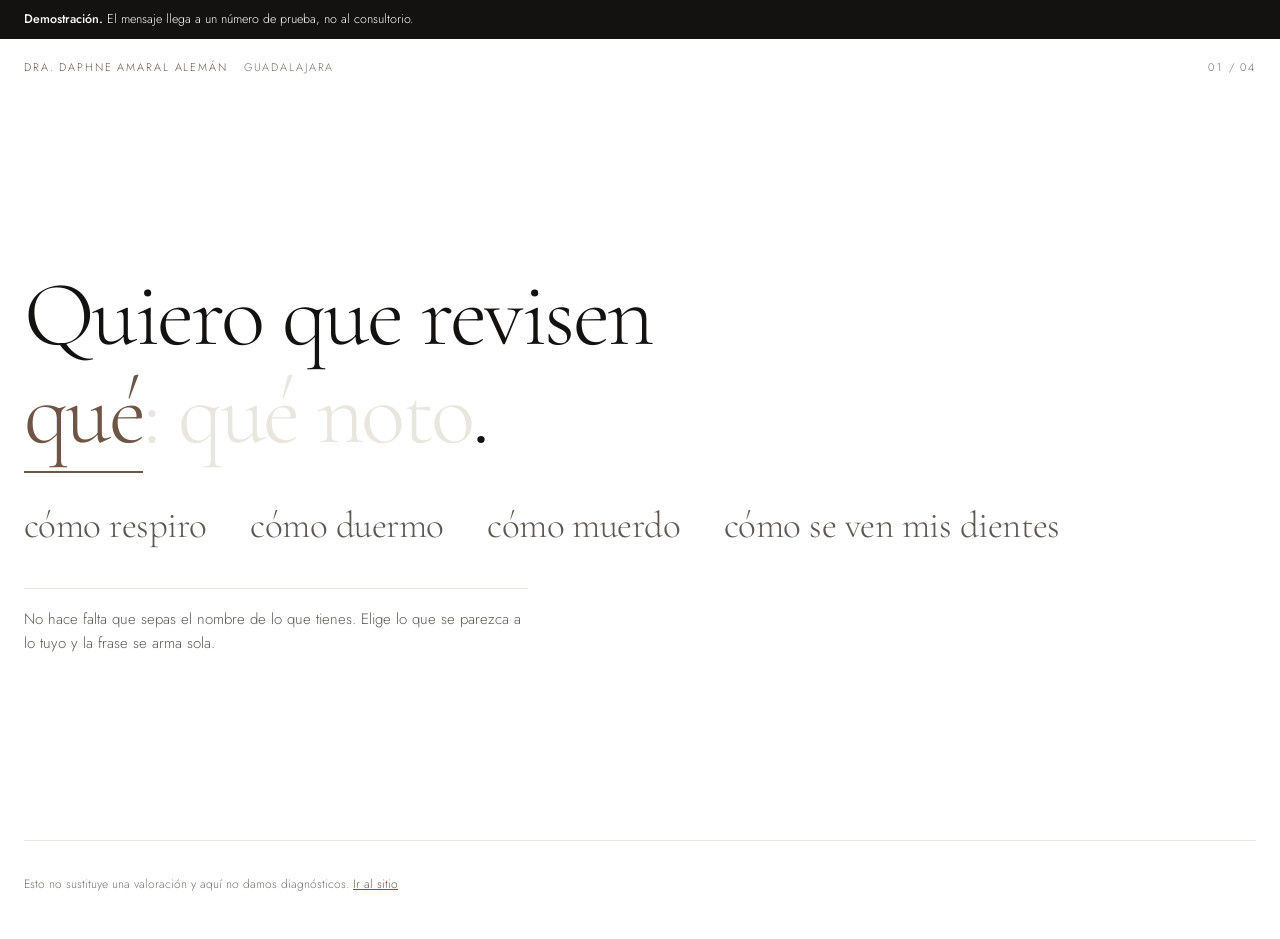
<file: revista.html>
<!DOCTYPE html>
<html lang="es">
<head>
<meta charset="UTF-8">
<meta name="viewport" content="width=device-width, initial-scale=1, viewport-fit=cover">
<title>Una frase — Dra. Daphne Amaral Alemán</title>
<meta name="description" content="Escribe una frase eligiendo. Al terminar, la mandas. Ortodoncia y medicina dental del sueño en Guadalajara.">

<link rel="preconnect" href="https://fonts.googleapis.com">
<link rel="preconnect" href="https://fonts.gstatic.com" crossorigin>
<link rel="stylesheet" href="https://fonts.googleapis.com/css2?family=Cormorant+Garamond:ital,wght@0,300;0,400;1,300;1,400&family=Jost:wght@300;400;500&display=swap">

<style>
/* ============================================================
   Una frase — Dra. Daphne Amaral
   La idea: no navegas, ESCRIBES. La pantalla es una sola oración
   gigante con huecos. Cada elección llena un hueco. Cuando la
   frase está completa, esa frase es el mensaje.
   Sin tarjetas, sin cuadrícula, sin contenedores. Solo texto.
   ============================================================ */
:root {
  --papel: #ffffff;
  --tinta: #141210;            /* 18.9:1 */
  --gris: #5e5852;             /* 7.0:1 */
  --rotulo: #767068;           /* 4.9:1 */
  --linea: #e9e5df;
  --firma: #6e5546;            /* 6.9:1 — el marrón del monograma */
  --accion: #1f5e52;           /* 7.6:1 AAA */
  --alarma: #9a3324;           /* 7.3:1 AAA */
  --display: "Cormorant Garamond", "Iowan Old Style", Georgia, serif;
  --sans: "Jost", "Avenir Next", "Segoe UI", system-ui, sans-serif;
  --ease: cubic-bezier(.19, 1, .22, 1);
}

*, *::before, *::after { box-sizing: border-box; }
html, body { height: 100%; }
body {
  margin: 0;
  background: var(--papel);
  color: var(--tinta);
  font-family: var(--sans);
  font-size: 16px;
  font-weight: 300;
  line-height: 1.6;
  -webkit-font-smoothing: antialiased;
  overflow-x: hidden;
}
:focus-visible { outline: 2px solid var(--accion); outline-offset: 4px; }

.pagina {
  min-height: 100%;
  display: flex;
  flex-direction: column;
  padding-left: max(24px, env(safe-area-inset-left, 0px));
  padding-right: max(24px, env(safe-area-inset-right, 0px));
}

/* ---------- Rótulos de esquina: casi invisibles ---------- */
.esquinas {
  display: flex;
  align-items: baseline;
  gap: 16px;
  padding-block: 20px;
  font-size: 11px;
  letter-spacing: 0.17em;
  text-transform: uppercase;
  color: var(--rotulo);
  flex-wrap: wrap;
}
.esquinas a { color: var(--firma); text-decoration: none; }
.paso-contador { margin-left: auto; font-variant-numeric: tabular-nums; }

/* ============================================================
   LA FRASE — el elemento monumental
   ============================================================ */
.lienzo {
  flex: 1;
  display: flex;
  flex-direction: column;
  justify-content: center;
  max-width: 1240px;
  width: 100%;
  margin: 0 auto;
  padding-block: clamp(20px, 4vh, 48px);
}

.frase {
  font-family: var(--display);
  font-weight: 300;
  font-size: clamp(34px, 7.2vw, 96px);
  line-height: 1.06;
  letter-spacing: -0.028em;
  margin: 0;
  max-width: 17ch;
}

/* Parte ya escrita */
.escrito {
  color: var(--tinta);
  cursor: pointer;
  transition: opacity 300ms var(--ease);
  position: relative;
  white-space: normal;
}
.escrito:hover { opacity: .45; }
.escrito::after {
  content: "";
  position: absolute;
  left: 0; right: 0; bottom: .07em;
  height: 1px;
  background: var(--firma);
  opacity: 0;
  transition: opacity 260ms var(--ease);
}
.escrito:hover::after { opacity: 1; }

/* El hueco que toca llenar: una línea que late */
.hueco {
  color: var(--firma);
  border-bottom: 2px solid var(--firma);
  padding-bottom: .04em;
  animation: late 2.4s ease-in-out infinite;
}
@keyframes late { 0%, 100% { opacity: 1 } 50% { opacity: .42 } }

/* Lo que todavía no se escribe */
.pendiente { color: var(--linea); }

/* ---------- Las opciones: texto suelto, sin caja ---------- */
.opciones {
  margin-top: clamp(32px, 5vh, 62px);
  display: flex;
  flex-wrap: wrap;
  gap: clamp(14px, 2.4vw, 34px) clamp(20px, 3.4vw, 48px);
  align-items: baseline;
  max-width: 1040px;
}
.opcion {
  background: none;
  border: 0;
  padding: 0;
  font-family: var(--display);
  font-weight: 300;
  font-size: clamp(21px, 2.9vw, 38px);
  line-height: 1.1;
  letter-spacing: -0.014em;
  color: var(--gris);
  cursor: pointer;
  position: relative;
  transition: color 240ms var(--ease), transform 340ms var(--ease);
  text-align: left;
  display: inline-block;
}
.opcion::after {
  content: "";
  position: absolute;
  left: 0; bottom: -.1em;
  width: 0; height: 2px;
  background: var(--firma);
  transition: width 340ms var(--ease);
}
@media (hover: hover) {
  .opcion:hover { color: var(--tinta); transform: translateY(-3px); }
  .opcion:hover::after { width: 100%; }
}
.opcion:focus-visible { color: var(--tinta); }
.opcion:focus-visible::after { width: 100%; }

/* La marca de urgencia va pegada a la palabra, en superíndice */
.opcion .alerta {
  font-family: var(--sans);
  font-size: 10px;
  letter-spacing: 0.12em;
  text-transform: uppercase;
  color: var(--alarma);
  vertical-align: super;
  margin-left: 6px;
  white-space: nowrap;
}

/* ---------- Glosa: el porqué, abajo y chiquito ---------- */
.glosa {
  margin-top: clamp(28px, 4.5vh, 52px);
  padding-top: 18px;
  border-top: 1px solid var(--linea);
  font-size: 15px;
  line-height: 1.62;
  color: var(--gris);
  max-width: 56ch;
}

/* ============================================================
   EL FINAL — la frase completa, y el envío
   ============================================================ */
.final .frase { color: var(--tinta); }
.final-acciones {
  margin-top: clamp(32px, 5vh, 56px);
  display: flex;
  flex-wrap: wrap;
  gap: 14px;
  align-items: center;
}
.enviar {
  display: inline-flex;
  align-items: center;
  gap: 11px;
  min-height: 58px;
  padding: 0 34px;
  background: var(--accion);
  color: #fff;
  font-family: var(--sans);
  font-size: 16px;
  font-weight: 500;
  text-decoration: none;
  border: 0;
  transition: transform 180ms var(--ease), background-color 240ms var(--ease);
}
.enviar:active { transform: scale(.98); }
@media (hover: hover) { .enviar:hover { background: #17483f; } }
.enviar--urgente { background: var(--alarma); }
@media (hover: hover) { .enviar--urgente:hover { background: #7d2a1e; } }

.reiniciar {
  font-family: var(--sans);
  font-size: 15px;
  color: var(--gris);
  background: none;
  border: 0;
  padding: 0 6px;
  cursor: pointer;
  text-decoration: underline;
  text-underline-offset: 4px;
  text-decoration-color: var(--linea);
}
@media (hover: hover) { .reiniciar:hover { color: var(--tinta); } }

/* El aviso de urgencia: una línea roja, sin caja */
.urgencia {
  margin-top: 26px;
  padding-left: 15px;
  border-left: 3px solid var(--alarma);
  font-size: 15px;
  line-height: 1.6;
  color: var(--tinta);
  max-width: 52ch;
}
.urgencia strong { color: var(--alarma); font-weight: 500; }

.sobre {
  margin-top: 26px;
  font-size: 13px;
  line-height: 1.6;
  color: var(--rotulo);
  max-width: 54ch;
}

/* ---------- Pie ---------- */
.pie {
  padding-block: 22px 32px;
  font-size: 12px;
  line-height: 1.65;
  color: var(--rotulo);
  border-top: 1px solid var(--linea);
  max-width: 1240px;
  width: 100%;
  margin: 0 auto;
}
.pie a { color: var(--firma); }

/* ---------- Movimiento ---------- */
.entra { animation: surge 520ms var(--ease) both; }
@keyframes surge {
  from { opacity: 0; transform: translateY(18px); }
  to { opacity: 1; transform: none; }
}
/* Las opciones entran escalonadas: se leen en orden. */
.opcion { animation: surge 460ms var(--ease) both; }
.opcion:nth-child(1) { animation-delay: 60ms }
.opcion:nth-child(2) { animation-delay: 115ms }
.opcion:nth-child(3) { animation-delay: 170ms }
.opcion:nth-child(4) { animation-delay: 225ms }

@media (prefers-reduced-motion: reduce) {
  .entra, .opcion { animation-duration: .01ms; animation-delay: 0ms; }
  .hueco { animation: none; }
  *, *::before, *::after { transition-duration: .01ms !important; }
}

.banda {
  background: var(--tinta);
  color: #fff;
  font-size: 12.5px;
  line-height: 1.5;
  padding: 10px max(24px, env(safe-area-inset-left, 0px));
}
.banda strong { font-weight: 500; }
</style>
</head>
<body>

<div class="banda">
  <strong>Demostración.</strong> El mensaje llega a un número de prueba, no al consultorio.
</div>

<div class="pagina">
  <div class="esquinas">
    <a href="index.html">Dra. Daphne Amaral Alemán</a>
    <span>Guadalajara</span>
    <span class="paso-contador" id="contador">01 / 04</span>
  </div>

  <main class="lienzo" id="app"></main>

  <footer class="pie">
    <p>Esto no sustituye una valoración y aquí no damos diagnósticos.
      <a href="index.html">Ir al sitio</a></p>
  </footer>
</div>

<script>
// ---------------------------------------------------------------
// El contenido está escrito como PARTES DE UNA FRASE.
// La frase final es literalmente lo que la persona eligió.
// ---------------------------------------------------------------
var TEMAS = [
  {
    id: 'respiras', palabra: 'cómo respiro',
    glosa: 'La boca abierta al dormir reseca las encías, cambia dónde descansa la lengua e influye en cómo crecen los maxilares.',
    ramas: [
      {
        id: 'boca', palabra: 'duermo con la boca abierta',
        glosa: 'El aire entra por donde no debería durante horas. A veces el origen es nasal, a veces la postura de la lengua.',
        hojas: [
          { id: 'seca', palabra: 'y despierto con la boca muy seca' },
          { id: 'encias', palabra: 'y mis encías se inflaman' },
          { id: 'hijo', palabra: 'igual que mi hijo' }
        ]
      },
      {
        id: 'nariz', palabra: 'no me entra aire por la nariz',
        glosa: 'Si respirar por la nariz cuesta, el cuerpo compensa con la boca. Eso tiene consecuencias dentales.',
        hojas: [
          { id: 'siempre', palabra: 'casi siempre' },
          { id: 'acostado', palabra: 'solo cuando me acuesto' },
          { id: 'lado', palabra: 'solo de un lado' }
        ]
      }
    ]
  },
  {
    id: 'duermo', palabra: 'cómo duermo',
    glosa: 'Dormir las horas y amanecer sin energía suele significar que el descanso se interrumpe sin que te enteres.',
    ramas: [
      {
        id: 'ronco', palabra: 'ronco',
        glosa: 'Roncar es aire pasando apretado. Conviene distinguir el ronquido simple del que viene con pausas.',
        hojas: [
          { id: 'fuerte', palabra: 'y se oye desde otro cuarto' },
          { id: 'pausas', palabra: 'y me dicen que dejo de respirar', urgente: true },
          { id: 'nino', palabra: 'igual que mi hijo' }
        ]
      },
      {
        id: 'cansado', palabra: 'despierto cansado',
        glosa: 'Si duermes completo y amaneces como si no, algo corta el sueño. Apretar los dientes es una de las causas.',
        hojas: [
          { id: 'mandibula', palabra: 'con la mandíbula tensa' },
          { id: 'cabeza', palabra: 'con dolor de cabeza' },
          { id: 'noche', palabra: 'porque me desvelo sin saber por qué' }
        ]
      }
    ]
  },
  {
    id: 'muerdo', palabra: 'cómo muerdo',
    glosa: 'Chasquidos, tensión al masticar o apertura limitada son formas en que la articulación pide revisión.',
    ramas: [
      {
        id: 'truena', palabra: 'me truena la mandíbula',
        glosa: 'Un tronido aislado y sin dolor casi nunca es urgente. Con dolor o con bloqueos, cambia la conversación.',
        hojas: [
          { id: 'sin-dolor', palabra: 'aunque no me duele' },
          { id: 'con-dolor', palabra: 'y además me duele' }
        ]
      },
      {
        id: 'abro', palabra: 'no abro bien la boca',
        glosa: 'La limitación de apertura y el bloqueo se atienden pronto, mejor que esperar una cita de rutina.',
        hojas: [
          { id: 'masticar', palabra: 'y me duele al masticar' },
          { id: 'completo', palabra: 'desde hace varios días', urgente: true },
          { id: 'traba', palabra: 'porque se me traba', urgente: true }
        ]
      }
    ]
  },
  {
    id: 'veo', palabra: 'cómo se ven mis dientes',
    glosa: 'Casi todo el mundo llega por aquí. En la valoración revisamos también cómo funcionan, porque de eso depende que el resultado dure.',
    ramas: [
      {
        id: 'chuecos', palabra: 'están chuecos',
        glosa: 'Los dientes se encabalgan por falta de espacio, y la falta de espacio tiene causas.',
        hojas: [
          { id: 'invisalign', palabra: 'y los quiero alinear sin brackets' },
          { id: 'brackets', palabra: 'y quiero saber qué opción me conviene' },
          { id: 'recaida', palabra: 'otra vez, después de usar ortodoncia' }
        ]
      },
      {
        id: 'color', palabra: 'no me gusta su color',
        glosa: 'El desgaste y las manchas a veces cuentan algo más: cómo muerdes, si aprietas de noche, qué tan ácida es tu dieta.',
        hojas: [
          { id: 'blanquear', palabra: 'y los quiero más blancos' },
          { id: 'manchas', palabra: 'por unas manchas que no se quitan' },
          { id: 'gastados', palabra: 'y se ven más cortos que antes' }
        ]
      }
    ]
  }
];

var WHATSAPP = '526221424577'; // demo. El del consultorio va aquí.
var ruta = [];

function tema() { return TEMAS.filter(function (t) { return t.id === ruta[0]; })[0]; }
function rama() { var t = tema(); return t && t.ramas.filter(function (r) { return r.id === ruta[1]; })[0]; }
function hoja() { var r = rama(); return r && r.hojas.filter(function (h) { return h.id === ruta[2]; })[0]; }
function esc(s) {
  return String(s).replace(/[&<>"]/g, function (c) {
    return { '&': '&amp;', '<': '&lt;', '>': '&gt;', '"': '&quot;' }[c];
  });
}

// La frase que se manda: exactamente lo que la persona compuso.
function frasePlana() {
  var t = tema(), r = rama(), h = hoja();
  if (!t) return '';
  var s = 'Quiero que revisen ' + t.palabra;
  if (r) s += ': ' + r.palabra;
  if (h) s += ' ' + h.palabra;
  return s + '.';
}

function recado() {
  var h = hoja();
  if (!h) return '';
  var l = ['Hola, doctora.', '', frasePlana()];
  if (h.urgente) l.push('', 'Entiendo que esto conviene revisarlo pronto.');
  l.push('', 'Me gustaría agendar una valoración.');
  return l.join('\n');
}

// ---------------------------------------------------------------
// La frase en pantalla, por tramos. Cada tramo escrito es un
// botón: tocarlo borra desde ahí para adelante.
// ---------------------------------------------------------------
function frasePintada() {
  var t = tema(), r = rama(), h = hoja();
  var p = '<h1 class="frase">Quiero que revisen ';

  p += t
    ? '<button type="button" class="escrito" data-accion="volver" data-nivel="0">' + esc(t.palabra) + '</button>'
    : '<span class="hueco">qué</span>';

  if (t) {
    p += ': ';
    p += r
      ? '<button type="button" class="escrito" data-accion="volver" data-nivel="1">' + esc(r.palabra) + '</button>'
      : '<span class="hueco">qué noto</span>';
  } else {
    p += '<span class="pendiente">: qué noto</span>';
  }

  if (r) {
    p += ' ';
    p += h
      ? '<button type="button" class="escrito" data-accion="volver" data-nivel="2">' + esc(h.palabra) + '</button>'
      : '<span class="hueco">en concreto</span>';
  } else if (t) {
    p += ' <span class="pendiente">en concreto</span>';
  }

  return p + '.</h1>';
}

function opciones(lista, accion) {
  return '<div class="opciones">' + lista.map(function (o) {
    return '<button type="button" class="opcion" data-accion="' + accion + '" data-valor="' + o.id + '">' +
      esc(o.palabra) +
      (o.urgente ? '<span class="alerta">verlo pronto</span>' : '') +
      '</button>';
  }).join('') + '</div>';
}

function render() {
  var out = frasePintada();
  var t = tema(), r = rama(), h = hoja();
  var paso = ruta.length + 1;

  if (!t) {
    out += opciones(TEMAS, 'tema');
    out += '<p class="glosa">No hace falta que sepas el nombre de lo que tienes. ' +
      'Elige lo que se parezca a lo tuyo y la frase se arma sola.</p>';
  } else if (!r) {
    out += opciones(t.ramas, 'rama');
    out += '<p class="glosa">' + esc(t.glosa) + '</p>';
  } else if (!h) {
    out += opciones(r.hojas, 'hoja');
    out += '<p class="glosa">' + esc(r.glosa) + '</p>';
  } else {
    // Final.
    var txt = recado();
    out += '<div class="final-acciones">' +
      '<a class="enviar' + (h.urgente ? ' enviar--urgente' : '') + '" ' +
      'href="https://wa.me/' + WHATSAPP + '?text=' + encodeURIComponent(txt) + '" ' +
      'target="_blank" rel="noopener noreferrer">' +
      '<svg width="19" height="19" viewBox="0 0 24 24" fill="currentColor" aria-hidden="true">' +
      '<path d="M12.04 2C6.58 2 2.13 6.45 2.13 11.91c0 1.75.46 3.46 1.32 4.96L2 22l5.25-1.38a9.9 9.9 0 0 0 4.79 1.22h.01c5.46 0 9.91-4.45 9.91-9.91C21.96 6.45 17.5 2 12.04 2zm5.8 14.17c-.24.68-1.42 1.3-1.96 1.35-.5.05-.95.23-3.2-.67-2.69-1.06-4.4-3.8-4.53-3.98-.13-.18-1.08-1.44-1.08-2.75s.69-1.95.93-2.22c.24-.27.53-.33.7-.33.18 0 .35 0 .5.01.16.01.38-.06.59.45.21.51.73 1.78.79 1.91.07.13.11.28.02.46-.09.18-.13.29-.26.45-.13.16-.28.35-.4.47-.13.13-.27.28-.12.54.15.27.67 1.1 1.43 1.78.98.87 1.81 1.14 2.07 1.27.26.13.41.11.56-.07.15-.18.64-.75.81-1.01.17-.26.34-.21.58-.13.24.09 1.51.71 1.77.84.26.13.43.2.5.31.06.11.06.63-.18 1.31z"/></svg>' +
      'Mandar esta frase</a>' +
      '<button type="button" class="reiniciar" data-accion="inicio">empezar de nuevo</button>' +
      '</div>';

    if (h.urgente) {
      out += '<p class="urgencia"><strong>Conviene verlo pronto.</strong> ' +
        'Manda la frase y márcanos al consultorio en vez de esperar la confirmación.</p>';
    }
    out += '<p class="sobre">Toca cualquier parte de la frase para cambiarla. ' +
      'Va a un número de prueba.</p>';
  }

  var app = document.getElementById('app');
  app.innerHTML = out;
  app.classList.remove('final');
  if (h) app.classList.add('final');

  document.getElementById('contador').textContent =
    String(Math.min(paso, 4)).padStart(2, '0') + ' / 04';
}

document.addEventListener('click', function (e) {
  var b = e.target.closest('[data-accion]');
  if (!b) return;
  var a = b.dataset.accion, v = b.dataset.valor;

  if (a === 'inicio') ruta = [];
  // Tocar un tramo escrito borra desde ese nivel en adelante.
  else if (a === 'volver') ruta = ruta.slice(0, Number(b.dataset.nivel));
  else if (a === 'tema') ruta = [v];
  else if (a === 'rama') ruta = [ruta[0], v];
  else if (a === 'hoja') ruta = [ruta[0], ruta[1], v];
  else return;

  render();
});

render();
</script>

</body>
</html>
</file>
<file: assets/marca.css>
/* ============================================================
   Dra. Daphne Amaral Alemán — hoja de marca
   Mismos valores que la entrevista (entrevista.html), que es la
   referencia del sitio. Si cambia uno, cambia el otro.
   Contrastes verificados sobre blanco: todo AA o AAA.
   ============================================================ */

:root {
  /* Base blanca: en salud el blanco es el material. */
  --lino: #ffffff;
  --lino-alt: #f6f4f1;
  --tinta: #191714;        /* 17.89:1 */
  --muted: #55504a;        /*  7.98:1 */
  --line: #d8d3cb;         /*  divisor, nunca texto */

  /* Dos acentos con trabajos distintos:
     marron = firma (identifica) · agua = acción (una por pantalla) */
  --marron: #6b5244;       /*  7.20:1 */
  --marron-soft: #e9e2da;  /*  decorativo, nunca texto */
  --agua: #1f5e52;         /*  7.55:1, verde quirófano */
  --agua-soft: #eef4f2;
  --sobre-agua: #ffffff;

  --exito: #3c6649;
  --error: #962f20;        /*  7.71:1 */
  --error-soft: #fbf0ee;
  --foco: #1f5e52;

  --font-display: "Cormorant Garamond", "Iowan Old Style", Georgia, serif;
  --font-sans: "Jost", "Avenir Next", "Segoe UI", system-ui, sans-serif;

  --space-1: 4px;   --space-2: 8px;   --space-3: 12px;  --space-4: 16px;
  --space-6: 24px;  --space-8: 32px;  --space-12: 48px; --space-16: 64px;
  --space-24: 96px;

  /* Esquinas rectas en todo el sitio, como la entrevista. */
  --radius-sm: 0;
  --radius-md: 0;
  --radius-pill: 0;

  --ease: cubic-bezier(.22, 1, .36, 1);
  --ancho: 1080px;
  --ancho-texto: 680px;
}

/* Sin modo oscuro automático: el sitio es blanco siempre.
   El único momento oscuro es "Cómo duermo" en la entrevista,
   y funciona justamente porque es el único. */

*, *::before, *::after { box-sizing: border-box; }

html { scroll-behavior: smooth; }
@media (prefers-reduced-motion: reduce) { html { scroll-behavior: auto; } }

body {
  margin: 0;
  background: var(--lino);
  color: var(--tinta);
  font-family: var(--font-sans);
  font-size: 16px;
  font-weight: 300;
  line-height: 1.6;
  -webkit-font-smoothing: antialiased;
  text-rendering: optimizeLegibility;
}

:focus-visible {
  outline: 2px solid var(--foco);
  outline-offset: 2px;
  border-radius: 2px;
}

/* ---------- Tipografía ---------- */
h1, h2, h3 {
  font-family: var(--font-display);
  font-weight: 300;
  letter-spacing: -0.01em;
  margin: 0;
  text-wrap: balance;
}
h1 { font-size: clamp(39px, 6.5vw, 62px); line-height: 1.08; }
h2 { font-size: clamp(31px, 4.6vw, 44px); line-height: 1.15; }
h3 { font-size: 25px; line-height: 1.25; font-weight: 400; }
p { margin: 0; }

.eyebrow {
  font-size: 11px;
  font-weight: 500;
  letter-spacing: 0.18em;
  text-transform: uppercase;
  color: var(--muted);
}
.lead { font-size: clamp(18px, 2.2vw, 21px); line-height: 1.55; color: var(--muted); }
.texto-largo { max-width: 62ch; }

/* ---------- Lockup ---------- */
.mono {
  font-family: var(--font-display);
  font-weight: 400;
  line-height: 1;
  color: var(--marron);
}

/* ---------- Botones ---------- */
.btn {
  display: inline-flex;
  align-items: center;
  justify-content: center;
  gap: var(--space-2);
  font-family: inherit;
  font-size: 16px;
  font-weight: 500;
  text-decoration: none;
  min-height: 48px;
  padding: 0 28px;
  border: 1px solid transparent;
  border-radius: var(--radius-pill);
  cursor: pointer;
  transition: transform 160ms var(--ease), opacity 200ms var(--ease);
}
.btn:active { transform: scale(.975); }
.btn--primario { background: var(--agua); color: var(--sobre-agua); }
.btn--secundario { background: transparent; color: var(--tinta); border-color: var(--line); }
@media (hover: hover) {
  .btn--secundario:hover { border-color: var(--marron); }
}

/* ---------- Estructura ---------- */
.contenedor {
  width: 100%;
  max-width: var(--ancho);
  margin: 0 auto;
  padding-left: max(20px, env(safe-area-inset-left, 0px));
  padding-right: max(20px, env(safe-area-inset-right, 0px));
}
.seccion { padding-block: var(--space-16); }
@media (min-width: 768px) { .seccion { padding-block: var(--space-24); } }

.regla { width: 44px; height: 1px; background: var(--marron); border: 0; margin: 0; }

/* ---------- Revelado al entrar en pantalla ---------- */
/* Parten visibles: si el observador no corre, el contenido igual se lee. */
.revela { transition: opacity 600ms var(--ease), transform 600ms var(--ease); }
.js .revela { opacity: 0; transform: translateY(14px); }
.js .revela.visible { opacity: 1; transform: none; }
@media (prefers-reduced-motion: reduce) {
  .js .revela { opacity: 1; transform: none; transition: none; }
}
</file>
